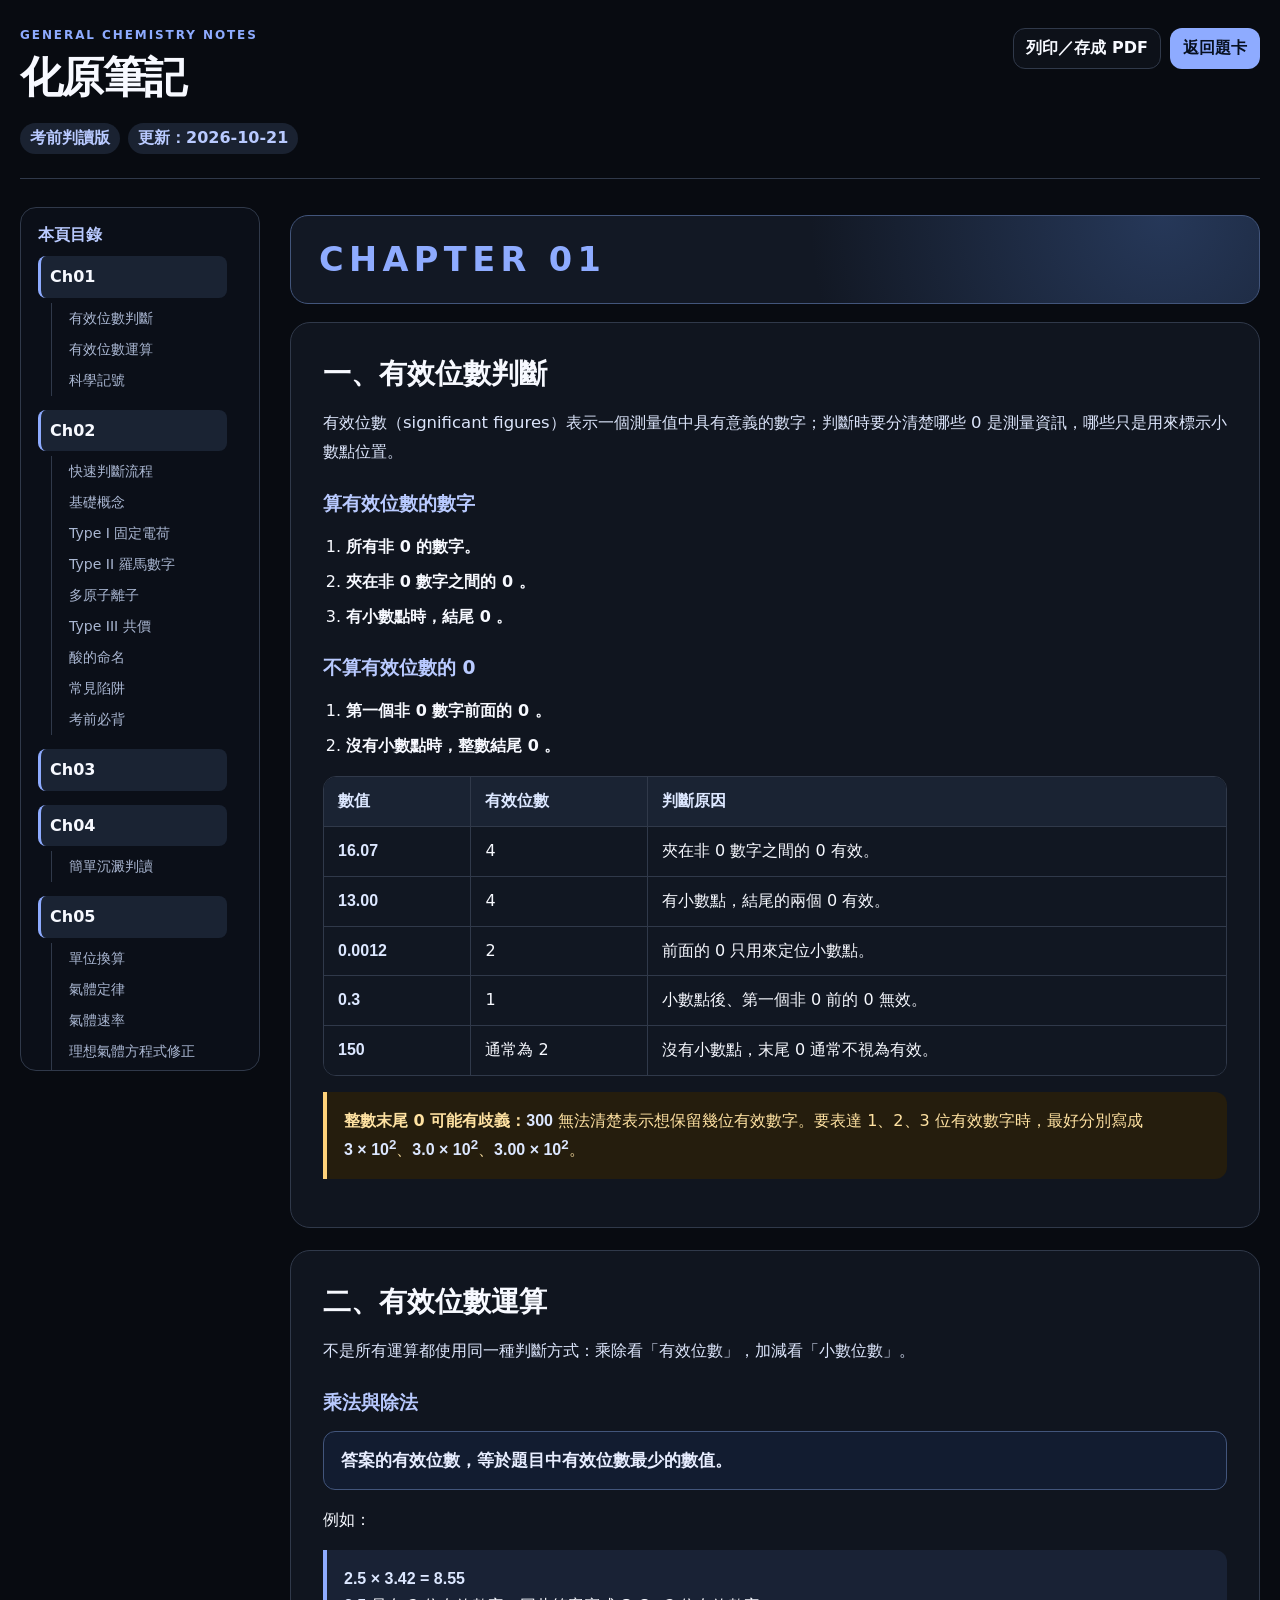
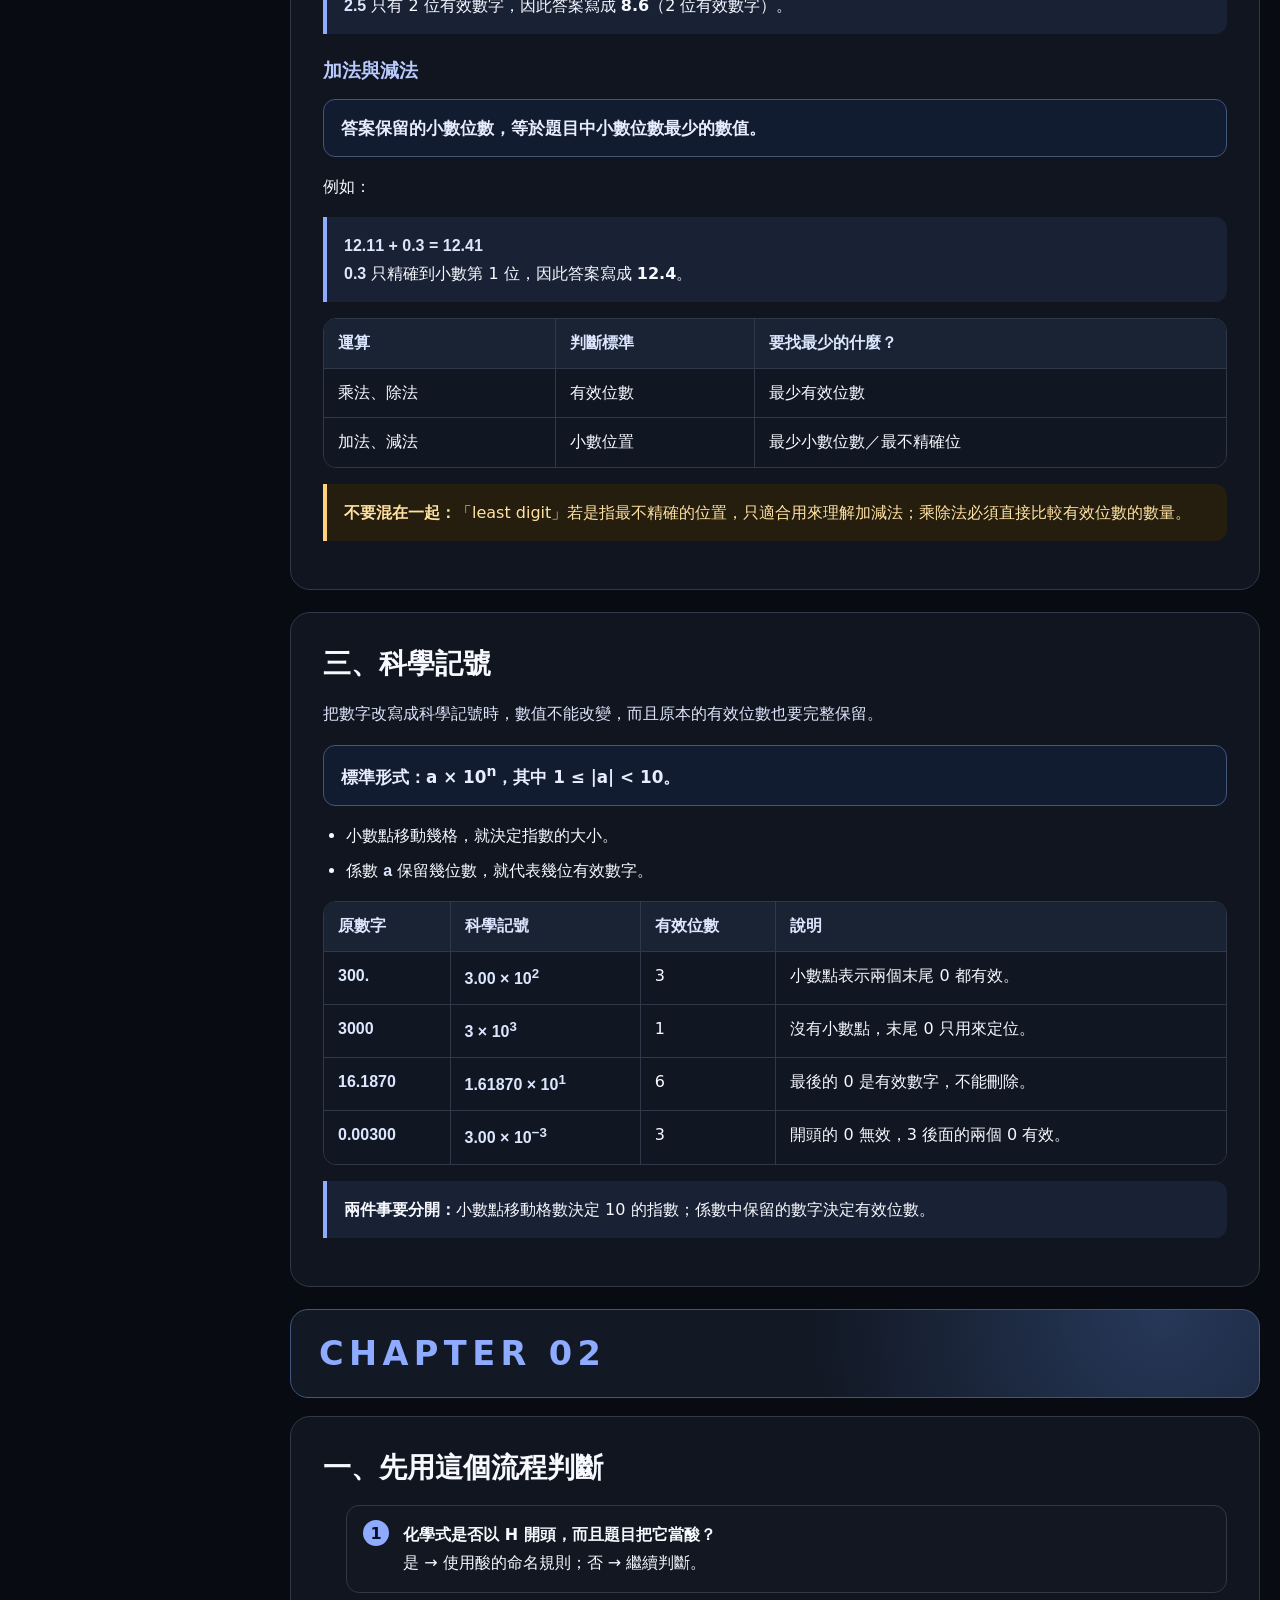
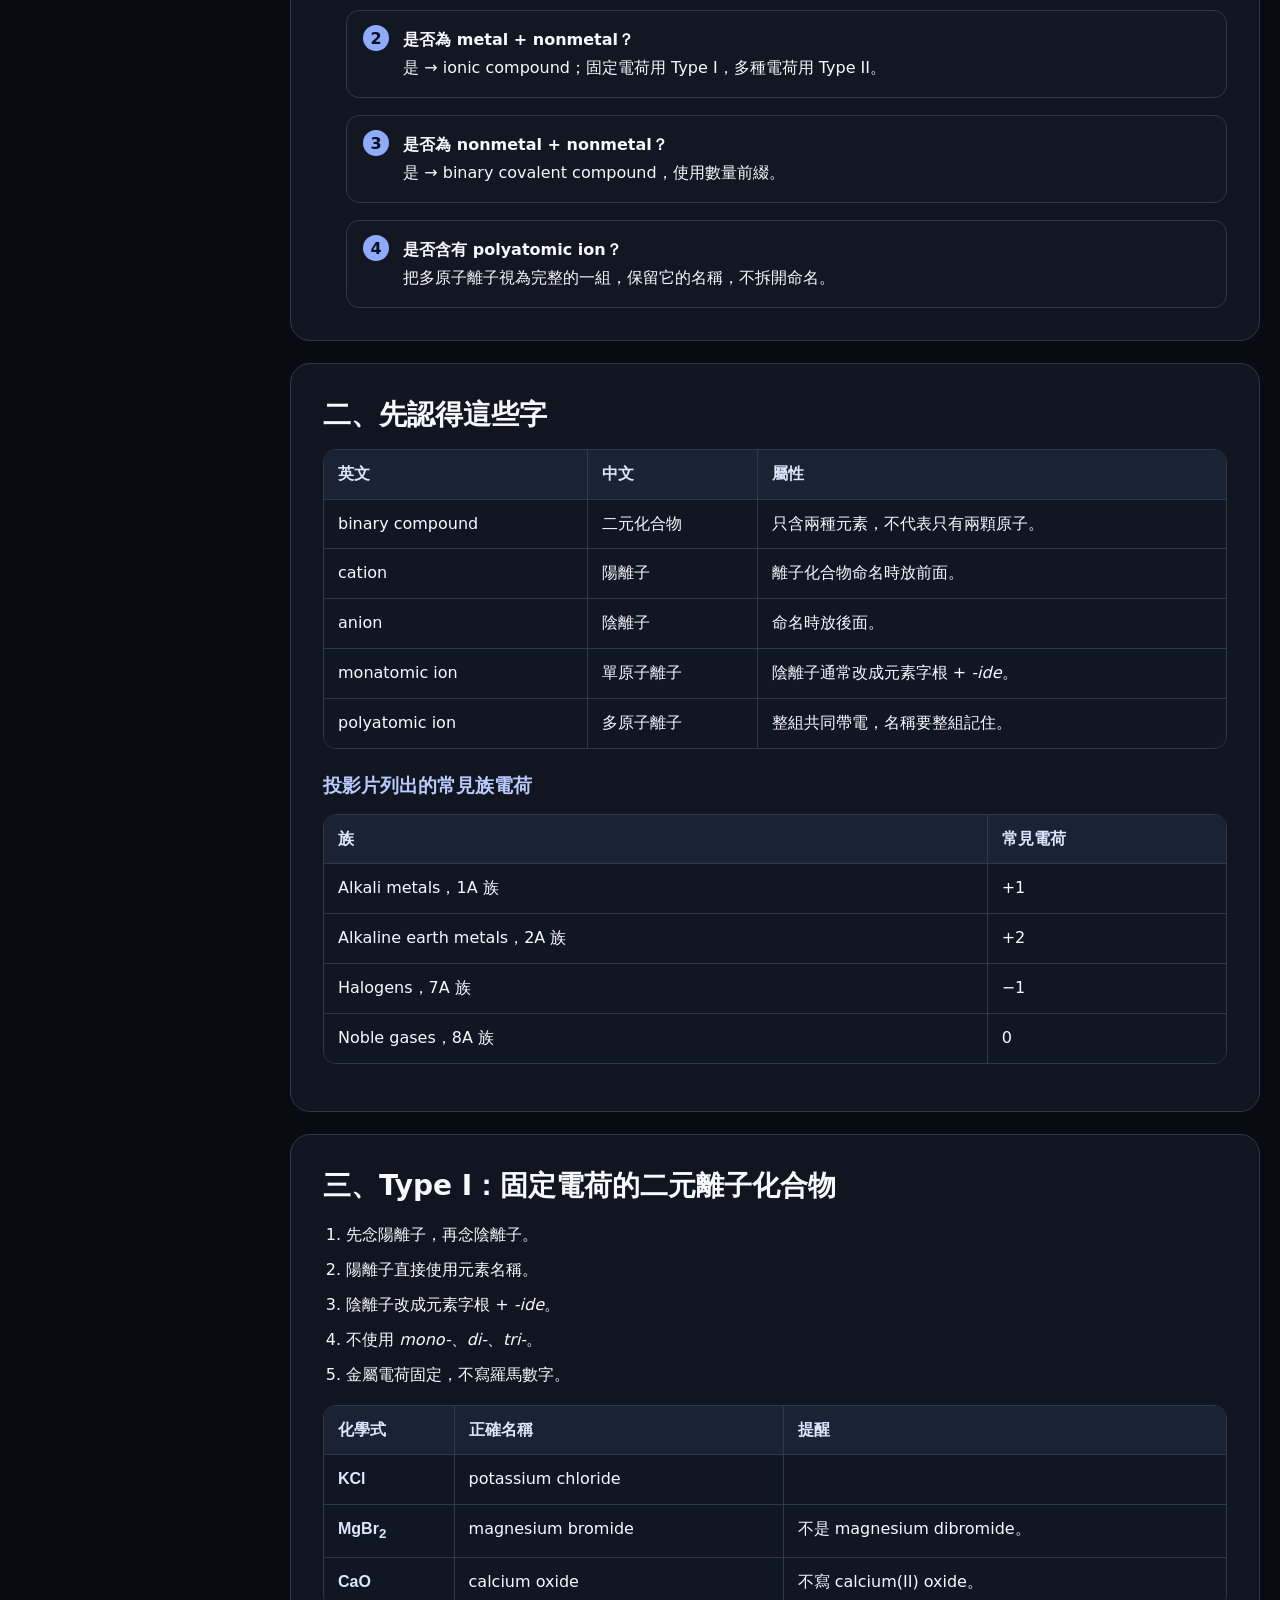
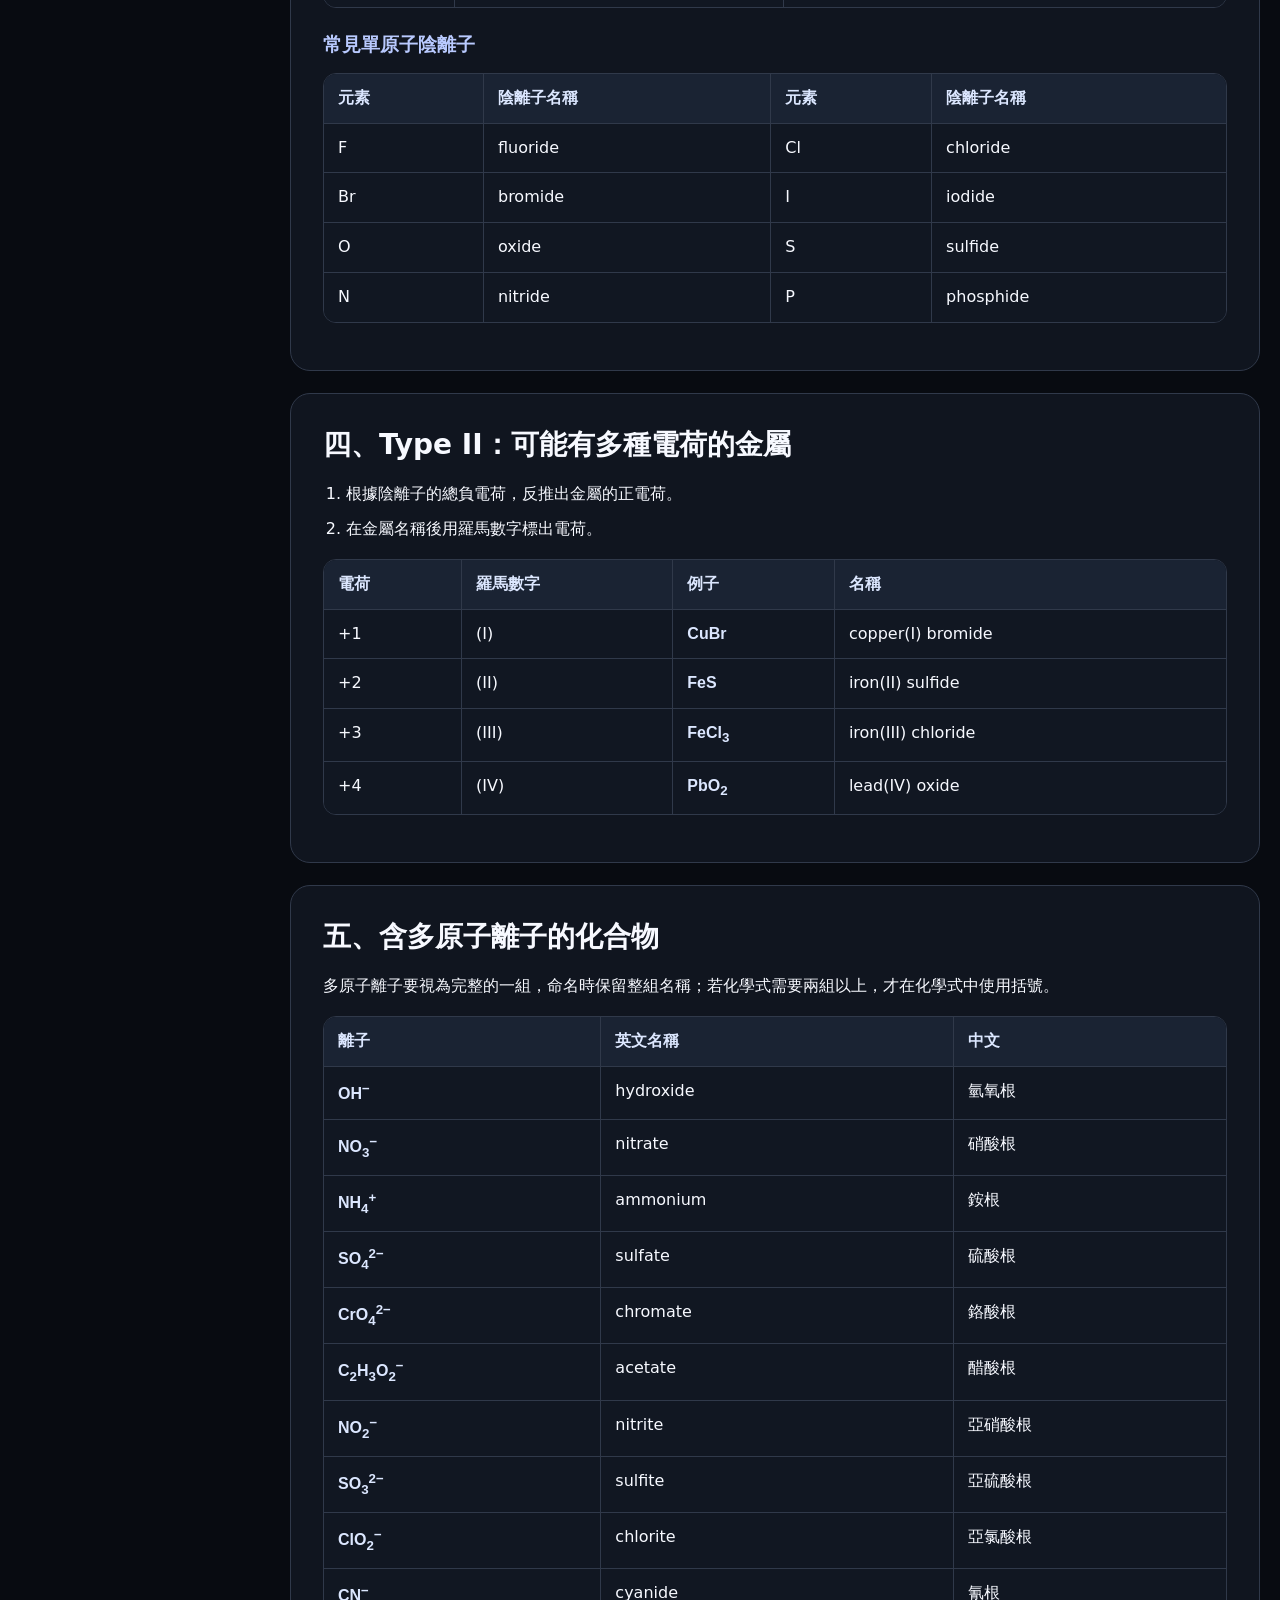
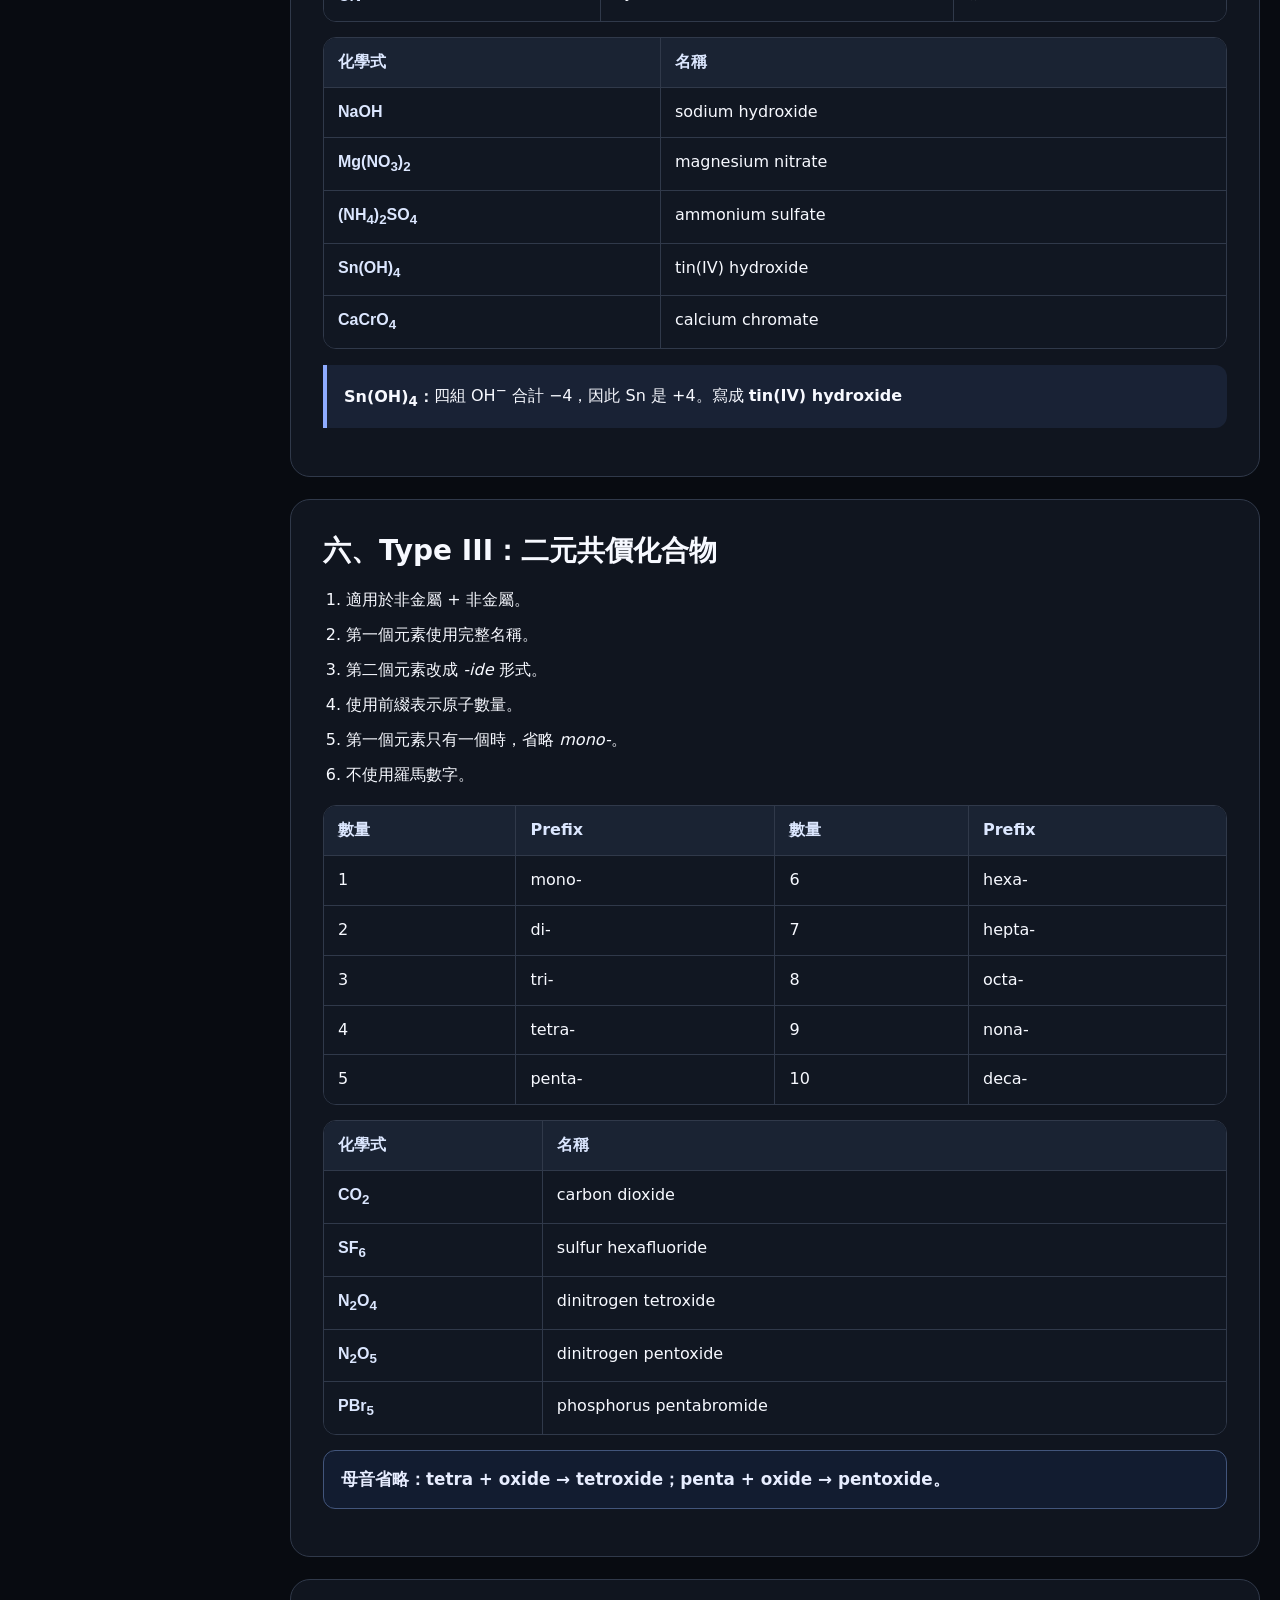
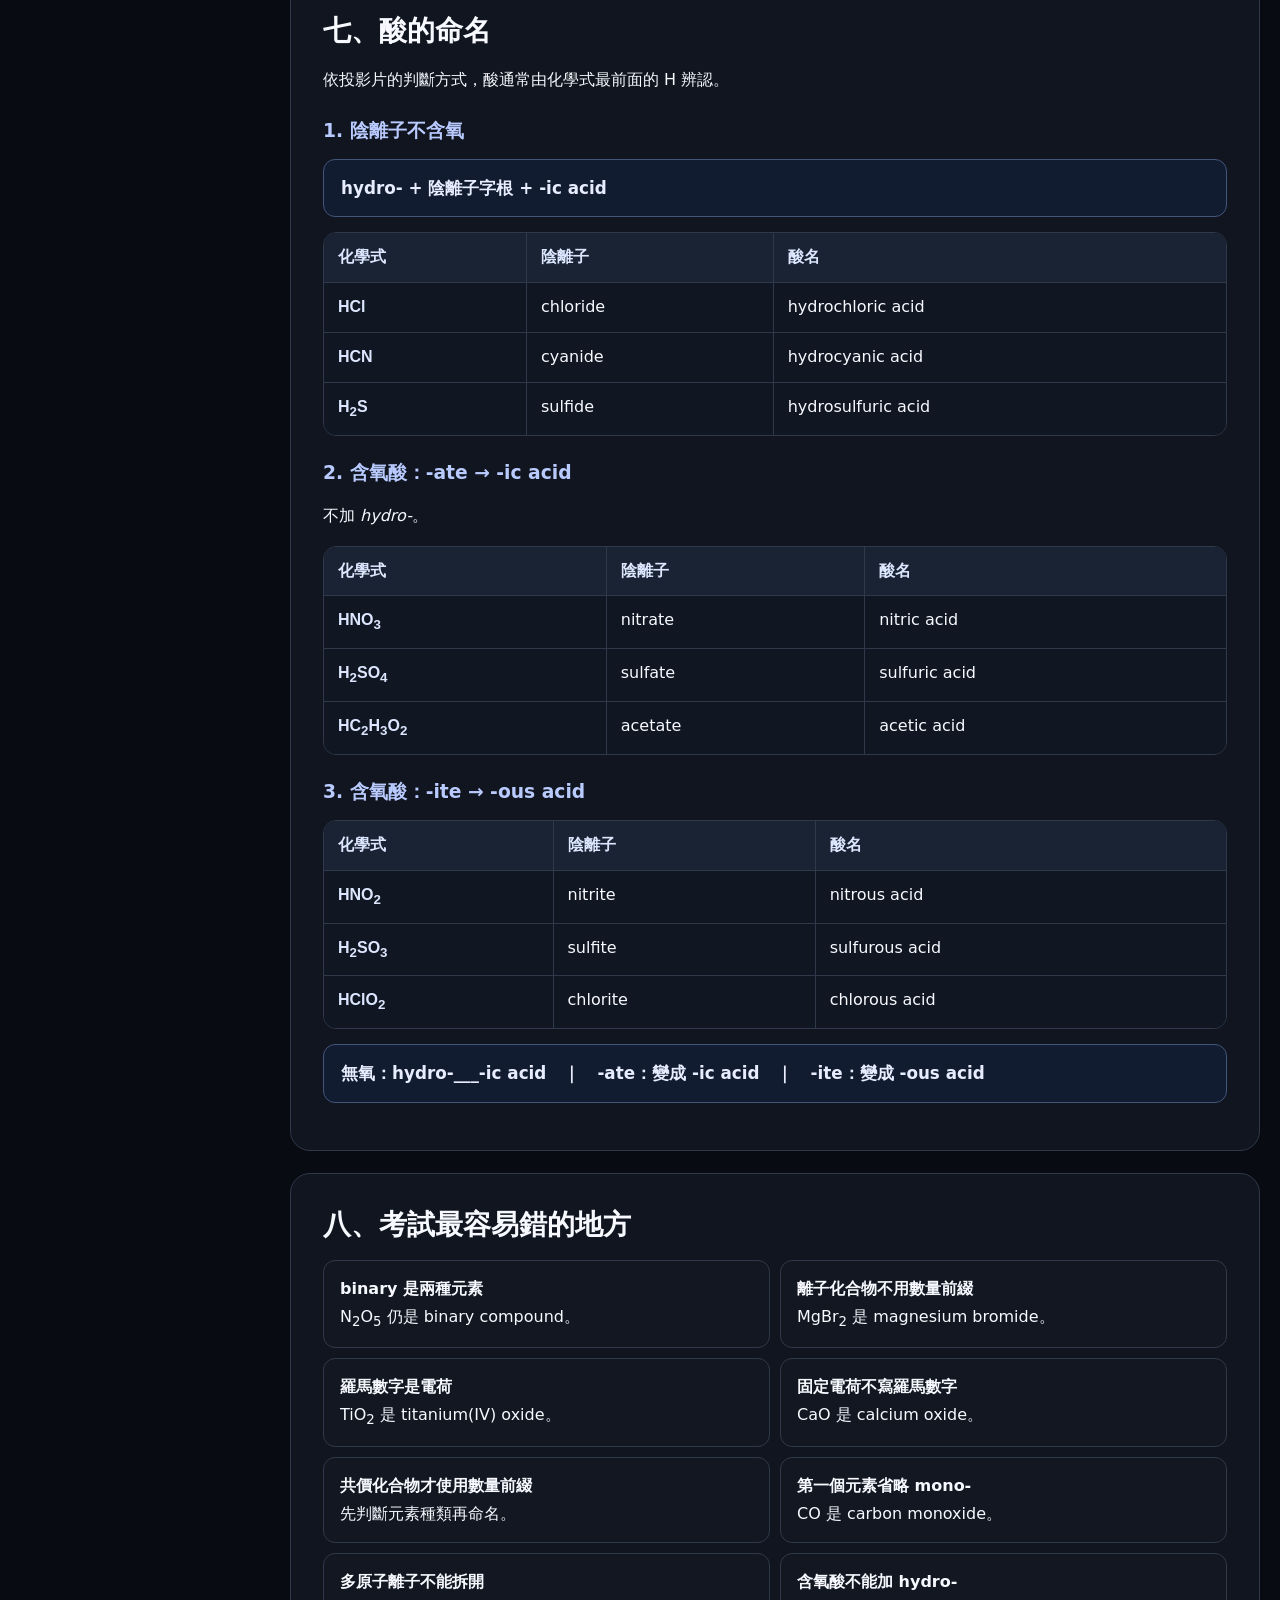
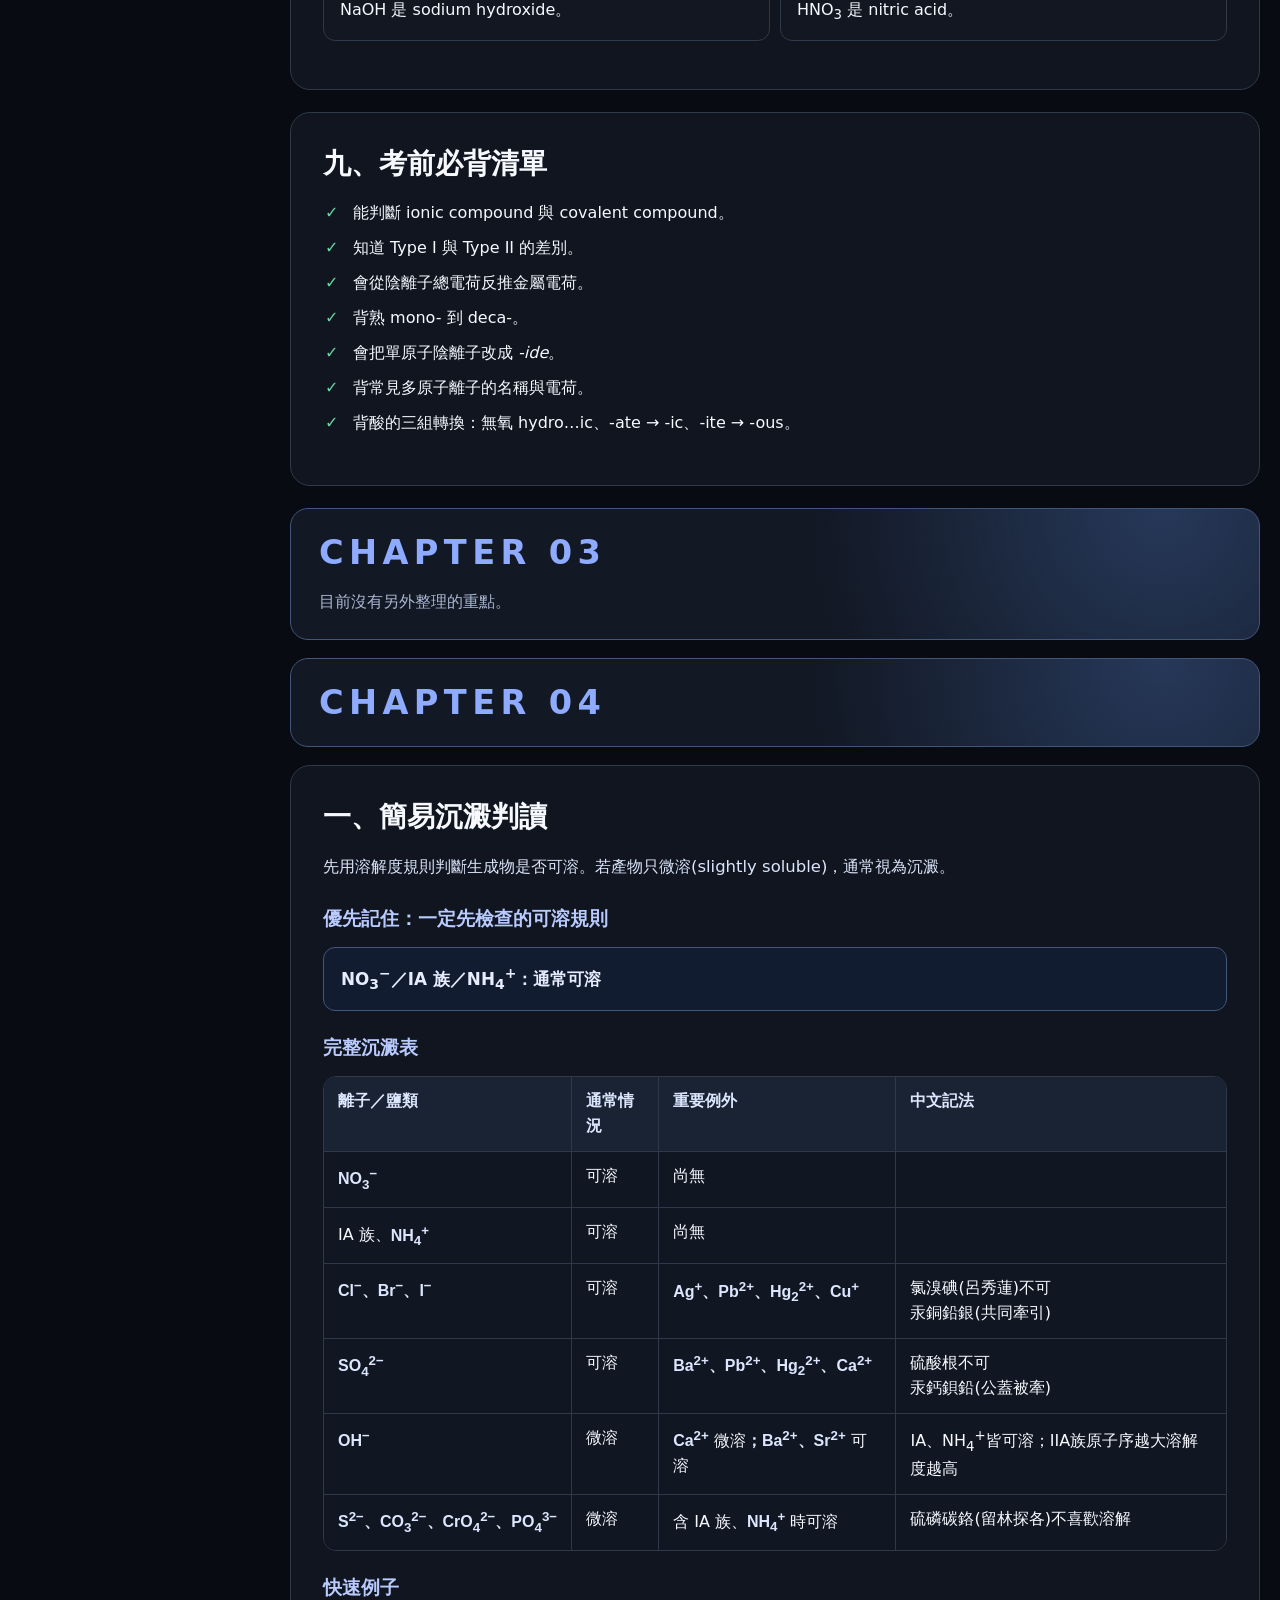
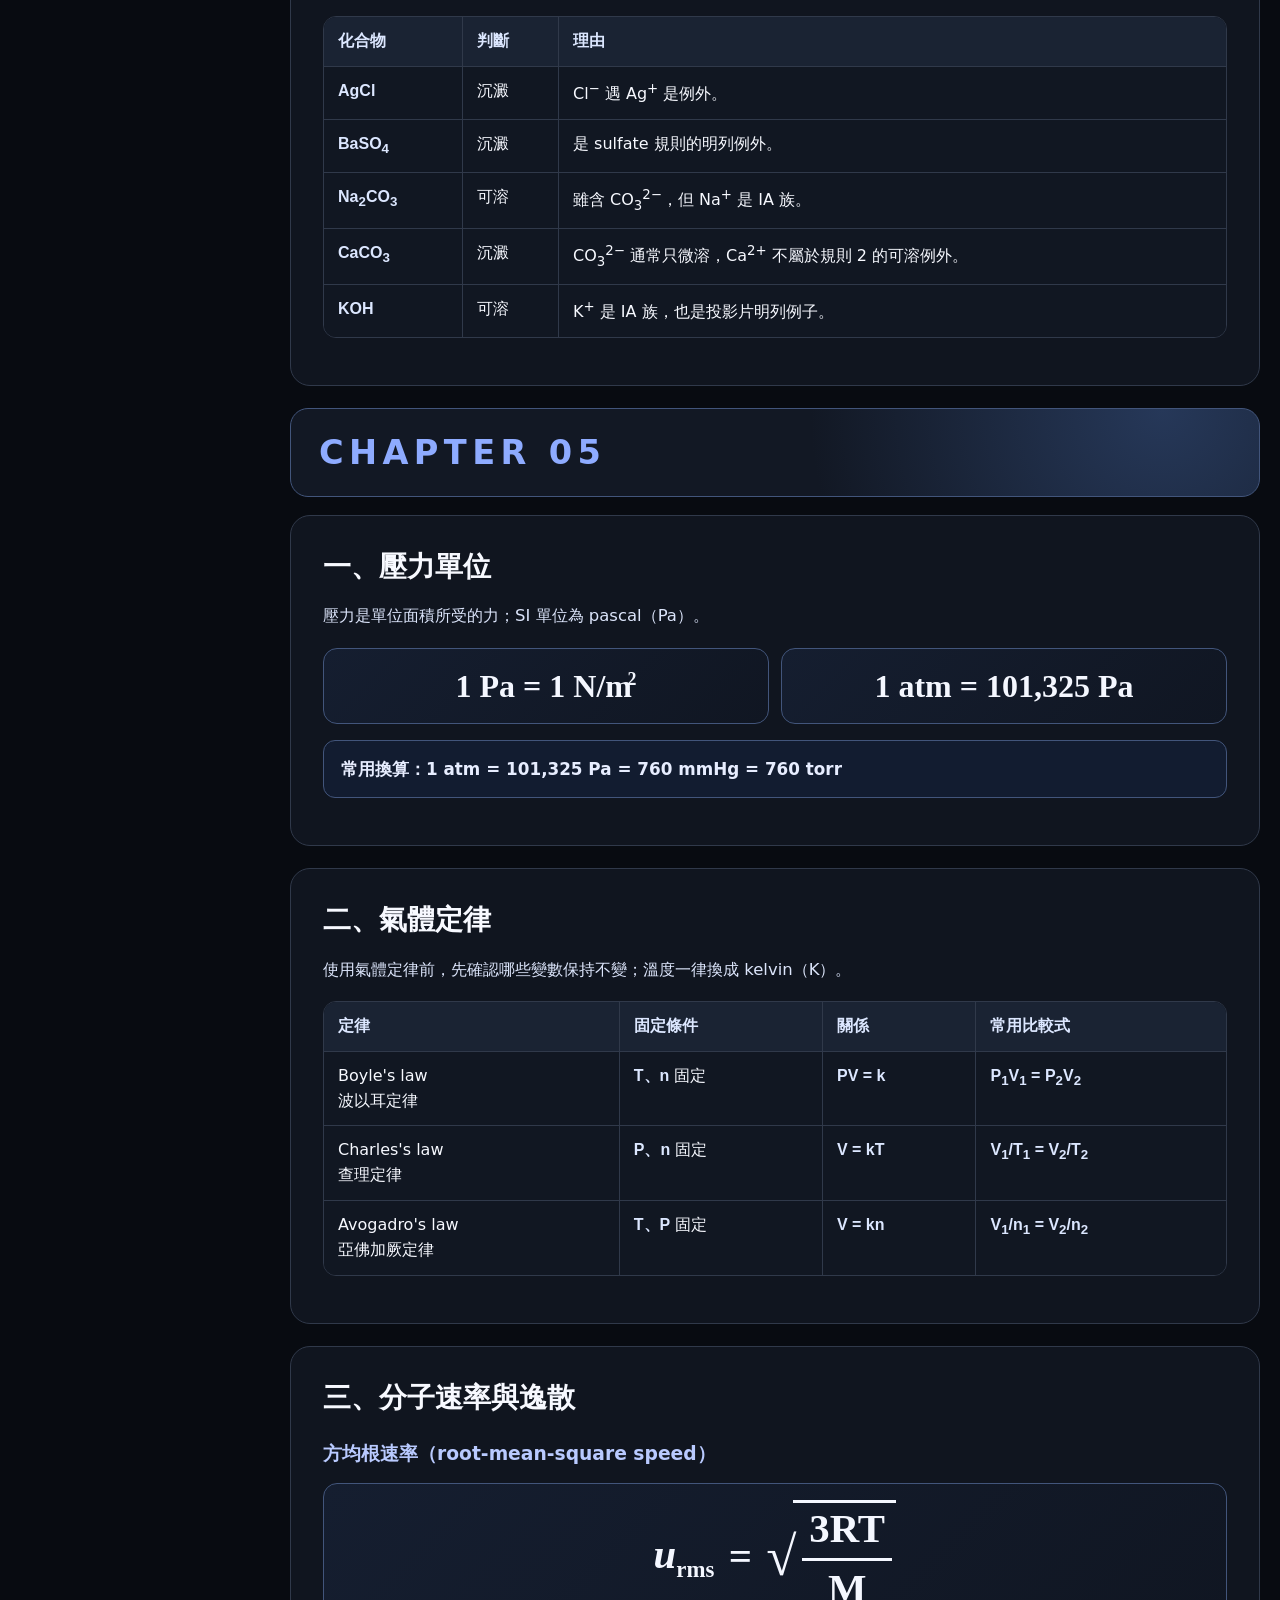
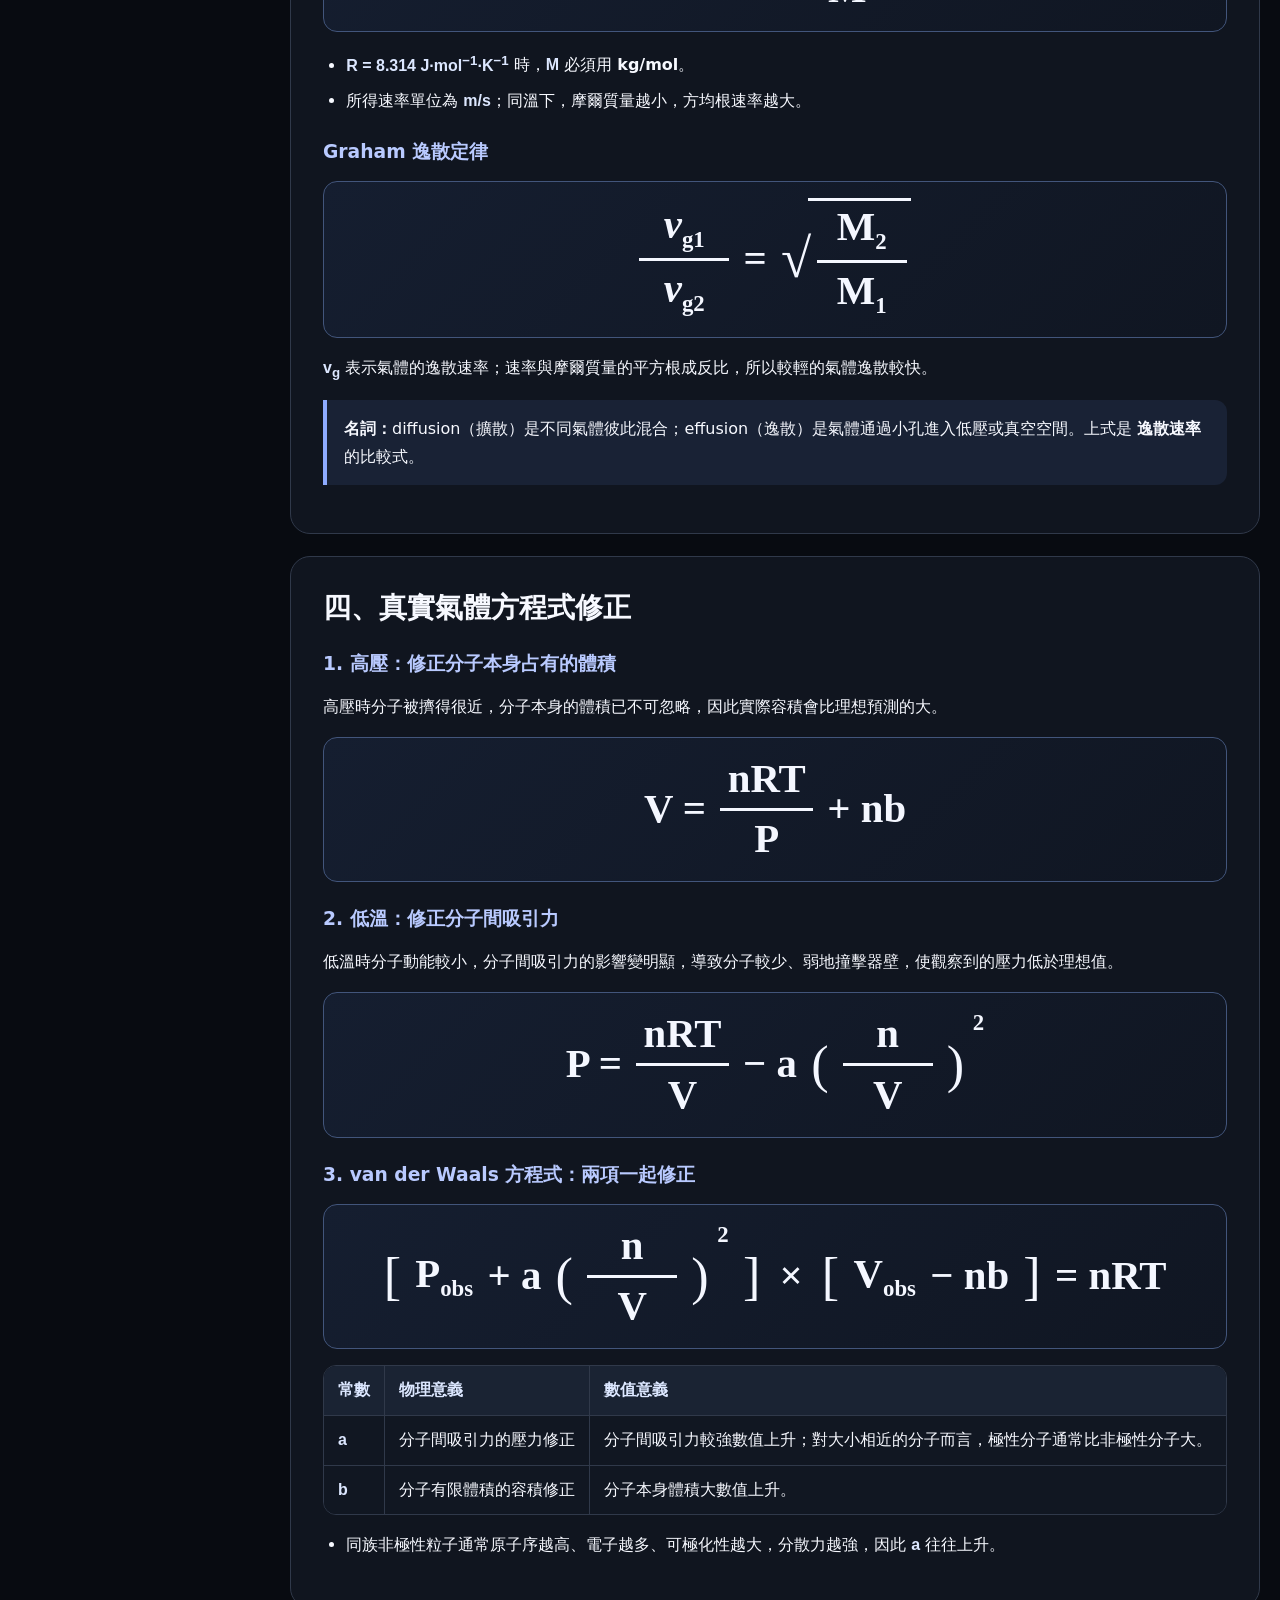
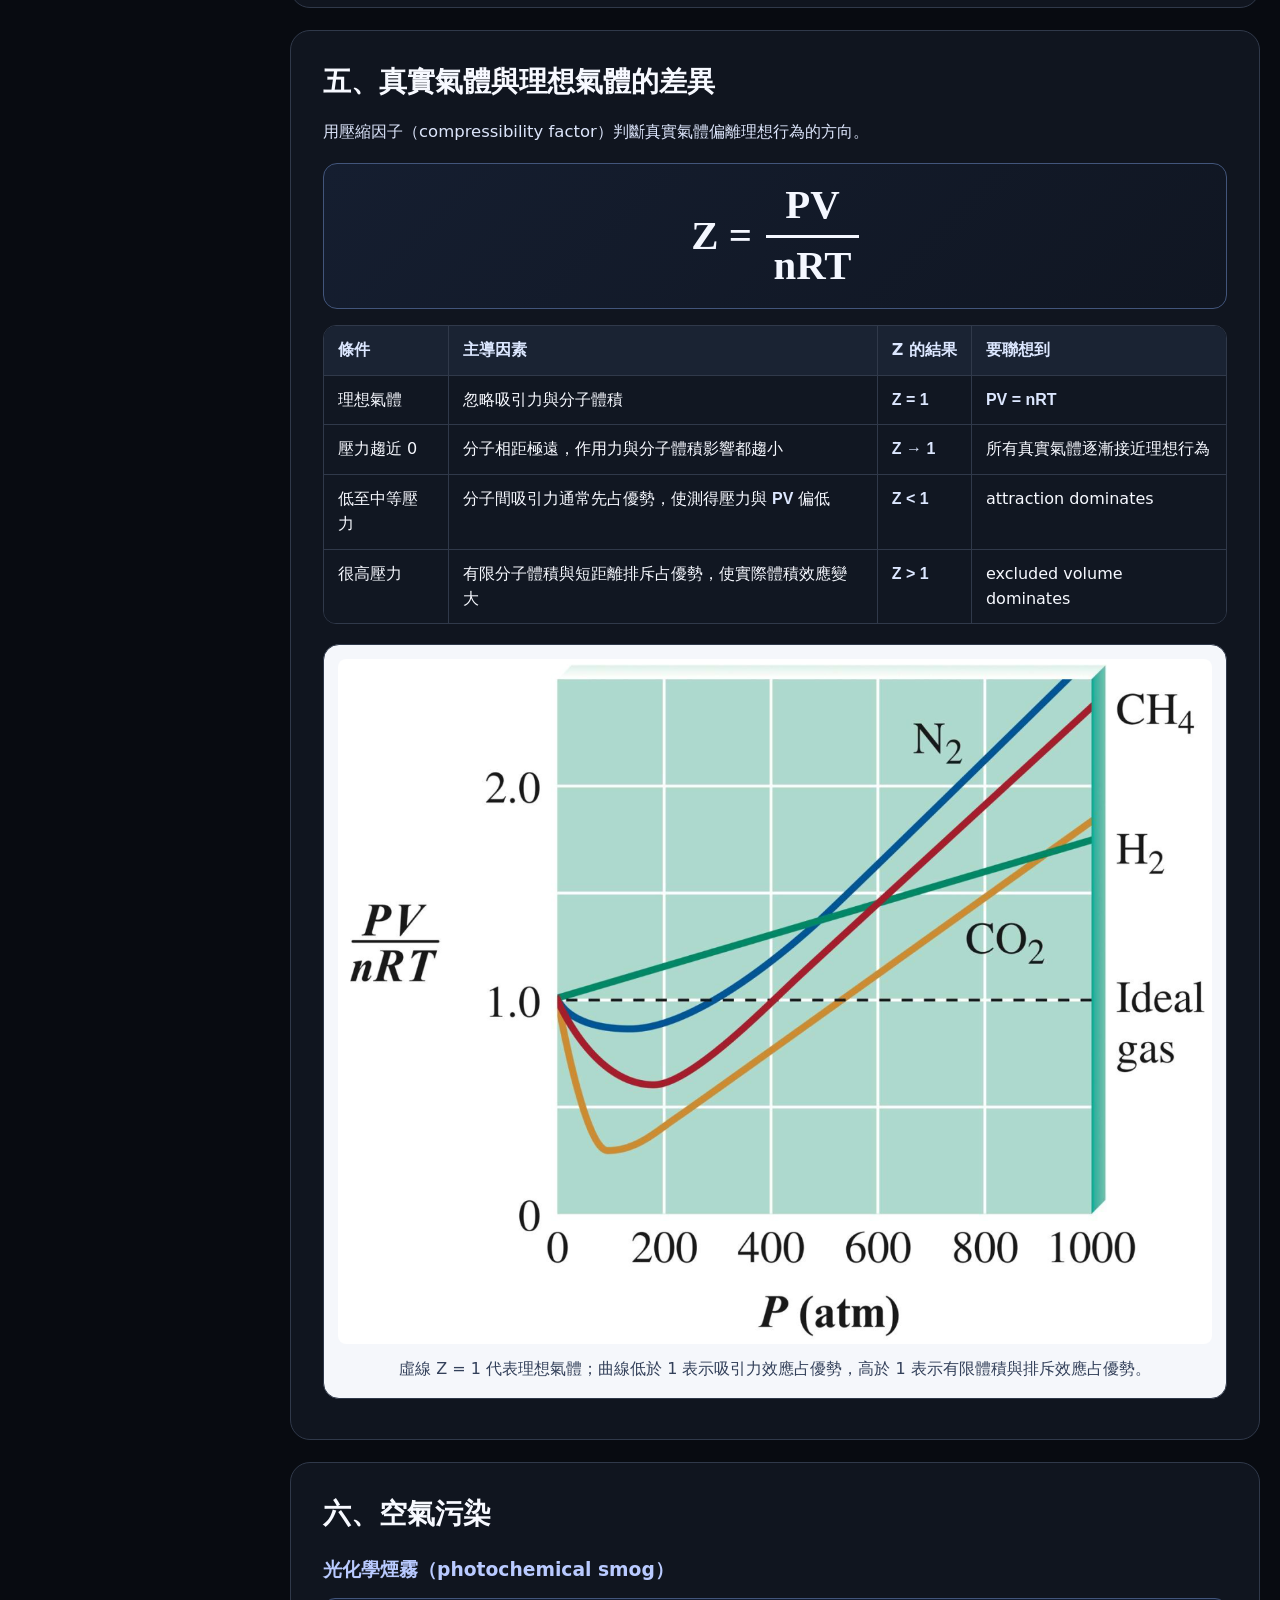
<file: notes.html>
<!doctype html>
<html lang="zh-Hant">
<head>
  <meta charset="utf-8">
  <meta name="viewport" content="width=device-width, initial-scale=1, viewport-fit=cover">
  <meta name="theme-color" content="#080b11">
  <meta name="description" content="化學原理期中考複習筆記">
  <title>化原筆記</title>
  <link rel="stylesheet" href="style.css?v=20261021-notes7">
</head>
<body>
  <main class="notes-shell">
    <header class="notes-hero">
      <div class="notes-hero-row">
        <div>
          <p class="eyebrow">GENERAL CHEMISTRY NOTES</p>
          <h1>化原筆記</h1>
          <!--<p class="subtitle">依老師 Ch02 投影片第 32–49 頁整理：二元離子、共價化合物、多原子離子與酸。</p>-->
        </div>
        <div class="hero-actions">
          <button class="button ghost compact" type="button" onclick="window.print()">列印／存成 PDF</button>
          <a class="button primary compact button-link" href="index.html">返回題卡</a>
        </div>
      </div>
      <div class="notes-meta">
        <span class="badge">考前判讀版</span>
        <span class="badge">更新：2026-10-21</span>
      </div>
    </header>

    <div class="notes-layout">
      <nav class="notes-toc" aria-label="筆記目錄">
        <strong>本頁目錄</strong>
        <!--Ch01-->
        <a class="toc-chapter" href="#ch01">Ch01</a>

        <div class="toc-subitems">
          <a href="#ch01-sigfig">有效位數判斷</a>
          <a href="#ch01-calculation">有效位數運算</a>
          <a href="#ch01-scientific">科學記號</a>
        </div>
        <!--Ch02-->
        <a class="toc-chapter" href="#ch02">Ch02</a>
        <div class="toc-subitems">
          <a href="#flow">快速判斷流程</a>
          <a href="#basics">基礎概念</a>
          <a href="#type1">Type I 固定電荷</a>
          <a href="#type2">Type II 羅馬數字</a>
          <a href="#polyatomic">多原子離子</a>
          <a href="#covalent">Type III 共價</a>
          <a href="#acids">酸的命名</a>
          <a href="#traps">常見陷阱</a>
          <a href="#checklist">考前必背</a>
        </div>
        <!--Ch03-->
        <a class="toc-chapter" href="#ch03">Ch03</a>
        <!--Ch04-->
        <a class="toc-chapter" href="#ch04">Ch04</a>
        <div class="toc-subitems">
          <a href="#ch04-precipitation">簡單沉澱判讀</a>
        </div>
        <!--Ch05-->
        <a class="toc-chapter" href="#ch05">Ch05</a>
        <div class="toc-subitems">
          <a href="#ch05-units">單位換算</a>
          <a href="#ch05-laws">氣體定律</a>
          <a href="#ch05-speed">氣體速率</a>
          <a href="#ch05-correction">理想氣體方程式修正</a>
          <a href="#ch05-real-gas">真實氣體</a>
          <a href="#ch05-air-pollution">空汙</a>
        </div>
        <!--Ch07-->
        <a class="toc-chapter" href="#ch07">Ch07</a>
        <div class="toc-subitems">
          <a href="#ch07-energy">電子能階</a>
          <a href="#ch07-quantum">量子力學與軌域</a>
          <a href="#ch07-ie">游離能</a>
          <a href="#ch07-ea">電子親和力</a>
        </div>
        <!--Ch08-->
        <a class="toc-chapter" href="#ch08">Ch08</a>
        <div class="toc-subitems">
          <a href="#ch08-en">電負度</a>
          <a href="#ch08-lewis">路易士電子模型</a>
          <a href="#ch08-fc">形式電荷</a>
          <a href="#ch08-vsepr">VSEPR</a>
        </div>
        <!--Ch09-->
        <a class="toc-chapter" href="#ch09">Ch09</a>
        <div class="toc-subitems">
          <a href="#ch09-hybrid">混成軌域</a>
          <a href="#ch09-mo">MO模型</a>
        </div>
      </nav>

      <article class="notes-content">
        <!--Ch01內容-->
        <section class="chapter-heading" id="ch01">
          <h2 class="eyebrow">CHAPTER 01</h2>
        </section>
        <section class="note-section" id="ch01-sigfig">
          <h2>一、有效位數判斷</h2>
          <p class="note-lead">有效位數（significant figures）表示一個測量值中具有意義的數字；判斷時要分清楚哪些 0 是測量資訊，哪些只是用來標示小數點位置。</p>

          <h3>算有效位數的數字</h3>
          <ol>
            <li><strong>所有非 0 的數字。</strong></li>
            <li><strong>夾在非 0 數字之間的 0 。</strong></li>
            <li><strong>有小數點時，結尾 0 。</strong></li>
          </ol>

          <h3>不算有效位數的 0</h3>
          <ol>
            <li><strong>第一個非 0 數字前面的 0 。</strong></li>
            <li><strong>沒有小數點時，整數結尾 0 。</strong></li>
          </ol>

          <div class="table-wrap"><table class="notes-table">
            <thead><tr><th>數值</th><th>有效位數</th><th>判斷原因</th></tr></thead>
            <tbody>
              <tr><td class="chem">16.07</td><td>4</td><td>夾在非 0 數字之間的 0 有效。</td></tr>
              <tr><td class="chem">13.00</td><td>4</td><td>有小數點，結尾的兩個 0 有效。</td></tr>
              <tr><td class="chem">0.0012</td><td>2</td><td>前面的 0 只用來定位小數點。</td></tr>
              <tr><td class="chem">0.3</td><td>1</td><td>小數點後、第一個非 0 前的 0 無效。</td></tr>
              <tr><td class="chem">150</td><td>通常為 2</td><td>沒有小數點，末尾 0 通常不視為有效。</td></tr>
            </tbody>
          </table></div>

          <div class="note-callout warning"><strong>整數末尾 0 可能有歧義：</strong><span class="chem">300</span> 無法清楚表示想保留幾位有效數字。要表達 1、2、3 位有效數字時，最好分別寫成 <span class="chem">3 × 10<sup>2</sup></span>、<span class="chem">3.0 × 10<sup>2</sup></span>、<span class="chem">3.00 × 10<sup>2</sup></span>。</div>
        </section>
        <section class="note-section" id="ch01-calculation">
          <h2>二、有效位數運算</h2>
          <p class="note-lead">不是所有運算都使用同一種判斷方式：乘除看「有效位數」，加減看「小數位數」。</p>

          <h3>乘法與除法</h3>
          <div class="memory-rule">答案的有效位數，等於題目中有效位數最少的數值。</div>
          <p>例如：</p>
          <div class="note-callout"><span class="chem">2.5 × 3.42 = 8.55</span><br><span class="chem">2.5</span> 只有 2 位有效數字，因此答案寫成 <strong>8.6</strong>（2 位有效數字）。</div>

          <h3>加法與減法</h3>
          <div class="memory-rule">答案保留的小數位數，等於題目中小數位數最少的數值。</div>
          <p>例如：</p>
          <div class="note-callout"><span class="chem">12.11 + 0.3 = 12.41</span><br><span class="chem">0.3</span> 只精確到小數第 1 位，因此答案寫成 <strong>12.4</strong>。</div>

          <div class="table-wrap"><table class="notes-table">
            <thead><tr><th>運算</th><th>判斷標準</th><th>要找最少的什麼？</th></tr></thead>
            <tbody>
              <tr><td>乘法、除法</td><td>有效位數</td><td>最少有效位數</td></tr>
              <tr><td>加法、減法</td><td>小數位置</td><td>最少小數位數／最不精確位</td></tr>
            </tbody>
          </table></div>

          <div class="note-callout warning"><strong>不要混在一起：</strong>「least digit」若是指最不精確的位置，只適合用來理解加減法；乘除法必須直接比較有效位數的數量。</div>
        </section>
        <section class="note-section" id="ch01-scientific">
          <h2>三、科學記號</h2>
          <p class="note-lead">把數字改寫成科學記號時，數值不能改變，而且原本的有效位數也要完整保留。</p>

          <div class="memory-rule">標準形式：a × 10<sup>n</sup>，其中 1 ≤ |a| &lt; 10。</div>

          <ul>
            <li>小數點移動幾格，就決定指數的大小。</li>
            <li>係數 <span class="chem">a</span> 保留幾位數，就代表幾位有效數字。</li>
          </ul>

          <div class="table-wrap"><table class="notes-table">
            <thead><tr><th>原數字</th><th>科學記號</th><th>有效位數</th><th>說明</th></tr></thead>
            <tbody>
              <tr><td class="chem">300.</td><td class="chem">3.00 × 10<sup>2</sup></td><td>3</td><td>小數點表示兩個末尾 0 都有效。</td></tr>
              <tr><td class="chem">3000</td><td class="chem">3 × 10<sup>3</sup></td><td>1</td><td>沒有小數點，末尾 0 只用來定位。</td></tr>
              <tr><td class="chem">16.1870</td><td class="chem">1.61870 × 10<sup>1</sup></td><td>6</td><td>最後的 0 是有效數字，不能刪除。</td></tr>
              <tr><td class="chem">0.00300</td><td class="chem">3.00 × 10<sup>−3</sup></td><td>3</td><td>開頭的 0 無效，3 後面的兩個 0 有效。</td></tr>
            </tbody>
          </table></div>

          <div class="note-callout"><strong>兩件事要分開：</strong>小數點移動格數決定 10 的指數；係數中保留的數字決定有效位數。</div>
        </section>
        <!--Ch02內容-->
        <section class="chapter-heading" id="ch02">
          <h2 class="eyebrow">CHAPTER 02</h2>
        </section>
        <section class="note-section" id="flow">
          <h2>一、先用這個流程判斷</h2>
          <ol class="decision-flow">
            <li><strong>化學式是否以 H 開頭，而且題目把它當酸？</strong><br>是 → 使用酸的命名規則；否 → 繼續判斷。</li>
            <li><strong>是否為 metal + nonmetal？</strong><br>是 → ionic compound；固定電荷用 Type I，多種電荷用 Type II。</li>
            <li><strong>是否為 nonmetal + nonmetal？</strong><br>是 → binary covalent compound，使用數量前綴。</li>
            <li><strong>是否含有 polyatomic ion？</strong><br>把多原子離子視為完整的一組，保留它的名稱，不拆開命名。</li>
          </ol>
        </section>

        <section class="note-section" id="basics">
          <h2>二、先認得這些字</h2>
          <div class="table-wrap"><table class="notes-table">
            <thead><tr><th>英文</th><th>中文</th><th>屬性</th></tr></thead>
            <tbody>
              <tr><td>binary compound</td><td>二元化合物</td><td>只含兩種元素，不代表只有兩顆原子。</td></tr>
              <tr><td>cation</td><td>陽離子</td><td>離子化合物命名時放前面。</td></tr>
              <tr><td>anion</td><td>陰離子</td><td>命名時放後面。</td></tr>
              <tr><td>monatomic ion</td><td>單原子離子</td><td>陰離子通常改成元素字根 + <em>-ide</em>。</td></tr>
              <tr><td>polyatomic ion</td><td>多原子離子</td><td>整組共同帶電，名稱要整組記住。</td></tr>
            </tbody>
          </table></div>
          <h3>投影片列出的常見族電荷</h3>
          <div class="table-wrap"><table class="notes-table">
            <thead><tr><th>族</th><th>常見電荷</th></tr></thead>
            <tbody>
              <tr><td>Alkali metals，1A 族</td><td>+1</td></tr>
              <tr><td>Alkaline earth metals，2A 族</td><td>+2</td></tr>
              <tr><td>Halogens，7A 族</td><td>−1</td></tr>
              <tr><td>Noble gases，8A 族</td><td>0</td></tr>
            </tbody>
          </table></div>
        </section>

        <section class="note-section" id="type1">
          <h2>三、Type I：固定電荷的二元離子化合物</h2>
          <ol>
            <li>先念陽離子，再念陰離子。</li>
            <li>陽離子直接使用元素名稱。</li>
            <li>陰離子改成元素字根 + <em>-ide</em>。</li>
            <li>不使用 <em>mono-</em>、<em>di-</em>、<em>tri-</em>。</li>
            <li>金屬電荷固定，不寫羅馬數字。</li>
          </ol>
          <div class="table-wrap"><table class="notes-table">
            <thead><tr><th>化學式</th><th>正確名稱</th><th>提醒</th></tr></thead>
            <tbody>
              <tr><td class="chem">KCl</td><td>potassium chloride</td><td></td></tr>
              <tr><td class="chem">MgBr<sub>2</sub></td><td>magnesium bromide</td><td>不是 magnesium dibromide。</td></tr>
              <tr><td class="chem">CaO</td><td>calcium oxide</td><td>不寫 calcium(II) oxide。</td></tr>
            </tbody>
          </table></div>
          <h3>常見單原子陰離子</h3>
          <div class="table-wrap"><table class="notes-table">
            <thead><tr><th>元素</th><th>陰離子名稱</th><th>元素</th><th>陰離子名稱</th></tr></thead>
            <tbody>
              <tr><td>F</td><td>fluoride</td><td>Cl</td><td>chloride</td></tr>
              <tr><td>Br</td><td>bromide</td><td>I</td><td>iodide</td></tr>
              <tr><td>O</td><td>oxide</td><td>S</td><td>sulfide</td></tr>
              <tr><td>N</td><td>nitride</td><td>P</td><td>phosphide</td></tr>
            </tbody>
          </table></div>
        </section>

        <section class="note-section" id="type2">
          <h2>四、Type II：可能有多種電荷的金屬</h2>
          <ol>
            <li>根據陰離子的總負電荷，反推出金屬的正電荷。</li>
            <li>在金屬名稱後用羅馬數字標出電荷。</li>
          </ol>
          <div class="table-wrap"><table class="notes-table">
            <thead><tr><th>電荷</th><th>羅馬數字</th><th>例子</th><th>名稱</th></tr></thead>
            <tbody>
              <tr><td>+1</td><td>(I)</td><td class="chem">CuBr</td><td>copper(I) bromide</td></tr>
              <tr><td>+2</td><td>(II)</td><td class="chem">FeS</td><td>iron(II) sulfide</td></tr>
              <tr><td>+3</td><td>(III)</td><td class="chem">FeCl<sub>3</sub></td><td>iron(III) chloride</td></tr>
              <tr><td>+4</td><td>(IV)</td><td class="chem">PbO<sub>2</sub></td><td>lead(IV) oxide</td></tr>
            </tbody>
          </table></div>
        </section>

        <section class="note-section" id="polyatomic">
          <h2>五、含多原子離子的化合物</h2>
          <p>多原子離子要視為完整的一組，命名時保留整組名稱；若化學式需要兩組以上，才在化學式中使用括號。</p>
          <div class="table-wrap"><table class="notes-table">
            <thead><tr><th>離子</th><th>英文名稱</th><th>中文</th></tr></thead>
            <tbody>
              <tr><td class="chem">OH<sup>−</sup></td><td>hydroxide</td><td>氫氧根</td></tr>
              <tr><td class="chem">NO<sub>3</sub><sup>−</sup></td><td>nitrate</td><td>硝酸根</td></tr>
              <tr><td class="chem">NH<sub>4</sub><sup>+</sup></td><td>ammonium</td><td>銨根</td></tr>
              <tr><td class="chem">SO<sub>4</sub><sup>2−</sup></td><td>sulfate</td><td>硫酸根</td></tr>
              <tr><td class="chem">CrO<sub>4</sub><sup>2−</sup></td><td>chromate</td><td>鉻酸根</td></tr>
              <tr><td class="chem">C<sub>2</sub>H<sub>3</sub>O<sub>2</sub><sup>−</sup></td><td>acetate</td><td>醋酸根</td></tr>
              <tr><td class="chem">NO<sub>2</sub><sup>−</sup></td><td>nitrite</td><td>亞硝酸根</td></tr>
              <tr><td class="chem">SO<sub>3</sub><sup>2−</sup></td><td>sulfite</td><td>亞硫酸根</td></tr>
              <tr><td class="chem">ClO<sub>2</sub><sup>−</sup></td><td>chlorite</td><td>亞氯酸根</td></tr>
              <tr><td class="chem">CN<sup>−</sup></td><td>cyanide</td><td>氰根</td></tr>
            </tbody>
          </table></div>
          <div class="table-wrap"><table class="notes-table">
            <thead><tr><th>化學式</th><th>名稱</th></tr></thead>
            <tbody>
              <tr><td class="chem">NaOH</td><td>sodium hydroxide</td></tr>
              <tr><td class="chem">Mg(NO<sub>3</sub>)<sub>2</sub></td><td>magnesium nitrate</td></tr>
              <tr><td class="chem">(NH<sub>4</sub>)<sub>2</sub>SO<sub>4</sub></td><td>ammonium sulfate</td></tr>
              <tr><td class="chem">Sn(OH)<sub>4</sub></td><td>tin(IV) hydroxide</td></tr>
              <tr><td class="chem">CaCrO<sub>4</sub></td><td>calcium chromate</td></tr>
            </tbody>
          </table></div>
          <div class="note-callout"><strong>Sn(OH)<sub>4</sub>：</strong>四組 OH<sup>−</sup> 合計 −4，因此 Sn 是 +4。寫成 <strong>tin(IV) hydroxide</strong></div>
        </section>

        <section class="note-section" id="covalent">
          <h2>六、Type III：二元共價化合物</h2>
          <ol>
            <li>適用於非金屬 + 非金屬。</li>
            <li>第一個元素使用完整名稱。</li>
            <li>第二個元素改成 <em>-ide</em> 形式。</li>
            <li>使用前綴表示原子數量。</li>
            <li>第一個元素只有一個時，省略 <em>mono-</em>。</li>
            <li>不使用羅馬數字。</li>
          </ol>
          <div class="table-wrap"><table class="notes-table">
            <thead><tr><th>數量</th><th>Prefix</th><th>數量</th><th>Prefix</th></tr></thead>
            <tbody>
              <tr><td>1</td><td>mono-</td><td>6</td><td>hexa-</td></tr>
              <tr><td>2</td><td>di-</td><td>7</td><td>hepta-</td></tr>
              <tr><td>3</td><td>tri-</td><td>8</td><td>octa-</td></tr>
              <tr><td>4</td><td>tetra-</td><td>9</td><td>nona-</td></tr>
              <tr><td>5</td><td>penta-</td><td>10</td><td>deca-</td></tr>
            </tbody>
          </table></div>
          <div class="table-wrap"><table class="notes-table">
            <thead><tr><th>化學式</th><th>名稱</th></tr></thead>
            <tbody>
              <tr><td class="chem">CO<sub>2</sub></td><td>carbon dioxide</td></tr>
              <tr><td class="chem">SF<sub>6</sub></td><td>sulfur hexafluoride</td></tr>
              <tr><td class="chem">N<sub>2</sub>O<sub>4</sub></td><td>dinitrogen tetroxide</td></tr>
              <tr><td class="chem">N<sub>2</sub>O<sub>5</sub></td><td>dinitrogen pentoxide</td></tr>
              <tr><td class="chem">PBr<sub>5</sub></td><td>phosphorus pentabromide</td></tr>
            </tbody>
          </table></div>
          <div class="memory-rule">母音省略：tetra + oxide → tetroxide；penta + oxide → pentoxide。</div>
        </section>

        <section class="note-section" id="acids">
          <h2>七、酸的命名</h2>
          <p>依投影片的判斷方式，酸通常由化學式最前面的 H 辨認。</p>
          <h3>1. 陰離子不含氧</h3>
          <div class="memory-rule">hydro- + 陰離子字根 + -ic acid</div>
          <div class="table-wrap"><table class="notes-table">
            <thead><tr><th>化學式</th><th>陰離子</th><th>酸名</th></tr></thead>
            <tbody>
              <tr><td class="chem">HCl</td><td>chloride</td><td>hydrochloric acid</td></tr>
              <tr><td class="chem">HCN</td><td>cyanide</td><td>hydrocyanic acid</td></tr>
              <tr><td class="chem">H<sub>2</sub>S</td><td>sulfide</td><td>hydrosulfuric acid</td></tr>
            </tbody>
          </table></div>
          <h3>2. 含氧酸：-ate → -ic acid</h3>
          <p>不加 <em>hydro-</em>。</p>
          <div class="table-wrap"><table class="notes-table">
            <thead><tr><th>化學式</th><th>陰離子</th><th>酸名</th></tr></thead>
            <tbody>
              <tr><td class="chem">HNO<sub>3</sub></td><td>nitrate</td><td>nitric acid</td></tr>
              <tr><td class="chem">H<sub>2</sub>SO<sub>4</sub></td><td>sulfate</td><td>sulfuric acid</td></tr>
              <tr><td class="chem">HC<sub>2</sub>H<sub>3</sub>O<sub>2</sub></td><td>acetate</td><td>acetic acid</td></tr>
            </tbody>
          </table></div>
          <h3>3. 含氧酸：-ite → -ous acid</h3>
          <div class="table-wrap"><table class="notes-table">
            <thead><tr><th>化學式</th><th>陰離子</th><th>酸名</th></tr></thead>
            <tbody>
              <tr><td class="chem">HNO<sub>2</sub></td><td>nitrite</td><td>nitrous acid</td></tr>
              <tr><td class="chem">H<sub>2</sub>SO<sub>3</sub></td><td>sulfite</td><td>sulfurous acid</td></tr>
              <tr><td class="chem">HClO<sub>2</sub></td><td>chlorite</td><td>chlorous acid</td></tr>
            </tbody>
          </table></div>
          <div class="memory-rule">無氧：hydro-___-ic acid　｜　-ate：變成 -ic acid　｜　-ite：變成 -ous acid</div>
        </section>

        <section class="note-section" id="traps">
          <h2>八、考試最容易錯的地方</h2>
          <ul class="trap-list">
            <li><strong>binary 是兩種元素</strong><br>N<sub>2</sub>O<sub>5</sub> 仍是 binary compound。</li>
            <li><strong>離子化合物不用數量前綴</strong><br>MgBr<sub>2</sub> 是 magnesium bromide。</li>
            <li><strong>羅馬數字是電荷</strong><br>TiO<sub>2</sub> 是 titanium(IV) oxide。</li>
            <li><strong>固定電荷不寫羅馬數字</strong><br>CaO 是 calcium oxide。</li>
            <li><strong>共價化合物才使用數量前綴</strong><br>先判斷元素種類再命名。</li>
            <li><strong>第一個元素省略 mono-</strong><br>CO 是 carbon monoxide。</li>
            <li><strong>多原子離子不能拆開</strong><br>NaOH 是 sodium hydroxide。</li>
            <li><strong>含氧酸不能加 hydro-</strong><br>HNO<sub>3</sub> 是 nitric acid。</li>
          </ul>
        </section>

        <section class="note-section" id="checklist">
          <h2>九、考前必背清單</h2>
          <ul class="check-list">
            <li>能判斷 ionic compound 與 covalent compound。</li>
            <li>知道 Type I 與 Type II 的差別。</li>
            <li>會從陰離子總電荷反推金屬電荷。</li>
            <li>背熟 mono- 到 deca-。</li>
            <li>會把單原子陰離子改成 <em>-ide</em>。</li>
            <li>背常見多原子離子的名稱與電荷。</li>
            <li>背酸的三組轉換：無氧 hydro…ic、-ate → -ic、-ite → -ous。</li>
          </ul>
        </section>

        <!--Ch03內容-->
        <section class="chapter-heading" id="ch03">
          <h2 class="eyebrow">CHAPTER 03</h2>
          <p>目前沒有另外整理的重點。</p>
        </section>

        <!--Ch04內容-->
        <section class="chapter-heading" id="ch04">
          <h2 class="eyebrow">CHAPTER 04</h2>
        </section>
        <section class="note-section" id="ch04-precipitation">
          <h2>一、簡易沉澱判讀</h2>
          <p class="note-lead">先用溶解度規則判斷生成物是否可溶。若產物只微溶(slightly soluble)，通常視為沉澱。</p>

          <h3>優先記住：一定先檢查的可溶規則</h3>
          <div class="memory-rule">NO<sub>3</sub><sup>−</sup>／IA 族／NH<sub>4</sub><sup>+</sup>：通常可溶</div>

          <h3>完整沉澱表</h3>
          <div class="table-wrap"><table class="notes-table">
            <thead>
              <tr><th>離子／鹽類</th><th>通常情況</th><th>重要例外</th><th>中文記法</th></tr>
            </thead>
            <tbody>
              <tr>
                <td class="chem">NO<sub>3</sub><sup>−</sup></td>
                <td>可溶</td>
                <td>尚無</td>
                <td></td>
              </tr>
              <tr>
                <td>IA 族、<span class="chem">NH<sub>4</sub><sup>+</sup></span></td>
                <td>可溶</td>
                <td>尚無</td>
                <td></td>
              </tr>
              <tr>
                <td class="chem">Cl<sup>−</sup>、Br<sup>−</sup>、I<sup>−</sup></td>
                <td>可溶</td>
                <td><span class="chem">Ag<sup>+</sup>、Pb<sup>2+</sup>、Hg<sub>2</sub><sup>2+</sup>、Cu<sup>+</sup></span></td>
                <td>氯溴碘(呂秀蓮)不可<br>汞銅鉛銀(共同牽引)</td>
              </tr>
              <tr>
                <td class="chem">SO<sub>4</sub><sup>2−</sup></td>
                <td>可溶</td>
                <td><span class="chem">Ba<sup>2+</sup>、Pb<sup>2+</sup>、Hg<sub>2</sub><sup>2+</sup>、Ca<sup>2+</sup></span></td>
                <td>硫酸根不可<br>汞鈣鋇鉛(公蓋被牽)</td>
              </tr>
              <tr>
                <td class="chem">OH<sup>−</sup></td>
                <td>微溶</td>
                <td><span class="chem">Ca<sup>2+</sup></span> 微溶<span class="chem">；Ba<sup>2+</sup>、Sr<sup>2+</sup></span> 可溶</td>
                <td>IA、NH<sub>4</sub><sup>+</sup>皆可溶；IIA族原子序越大溶解度越高</td>
              </tr>
              <tr>
                <td class="chem">S<sup>2−</sup>、CO<sub>3</sub><sup>2−</sup>、CrO<sub>4</sub><sup>2−</sup>、PO<sub>4</sub><sup>3−</sup></td>
                <td>微溶</td>
                <td>含 IA 族、<span class="chem">NH<sub>4</sub><sup>+</sup></span> 時可溶</td>
                <td>硫磷碳鉻(留林探各)不喜歡溶解</td>
              </tr>
            </tbody>
          </table></div>

          <h3>快速例子</h3>
          <div class="table-wrap"><table class="notes-table">
            <thead><tr><th>化合物</th><th>判斷</th><th>理由</th></tr></thead>
            <tbody>
              <tr><td class="chem">AgCl</td><td>沉澱</td><td>Cl<sup>−</sup> 遇 Ag<sup>+</sup> 是例外。</td></tr>
              <tr><td class="chem">BaSO<sub>4</sub></td><td>沉澱</td><td>是 sulfate 規則的明列例外。</td></tr>
              <tr><td class="chem">Na<sub>2</sub>CO<sub>3</sub></td><td>可溶</td><td>雖含 CO<sub>3</sub><sup>2−</sup>，但 Na<sup>+</sup> 是 IA 族。</td></tr>
              <tr><td class="chem">CaCO<sub>3</sub></td><td>沉澱</td><td>CO<sub>3</sub><sup>2−</sup> 通常只微溶，Ca<sup>2+</sup> 不屬於規則 2 的可溶例外。</td></tr>
              <tr><td class="chem">KOH</td><td>可溶</td><td>K<sup>+</sup> 是 IA 族，也是投影片明列例子。</td></tr>
            </tbody>
          </table></div>
        </section>

        <!--Ch05內容-->
        <section class="chapter-heading" id="ch05">
          <h2 class="eyebrow">CHAPTER 05</h2>
        </section>
        <section class="note-section" id="ch05-units">
          <h2>一、壓力單位</h2>
          <p class="note-lead">壓力是單位面積所受的力；SI 單位為 pascal（Pa）。</p>
          <div class="formula-grid formula-grid-2">
            <div class="formula-card"><span>1 Pa = 1 N/m<sup>2</sup></span></div>
            <div class="formula-card"><span>1 atm = 101,325 Pa</span></div>
          </div>
          <div class="memory-rule">常用換算：1 atm = 101,325 Pa = 760 mmHg = 760 torr</div>
        </section>
        <section class="note-section" id="ch05-laws">
          <h2>二、氣體定律</h2>
          <p class="note-lead">使用氣體定律前，先確認哪些變數保持不變；溫度一律換成 kelvin（K）。</p>
          <div class="table-wrap"><table class="notes-table">
            <thead><tr><th>定律</th><th>固定條件</th><th>關係</th><th>常用比較式</th></tr></thead>
            <tbody>
              <tr><td>Boyle's law<br>波以耳定律</td><td><span class="chem">T、n</span> 固定</td><td class="chem">PV = k</td><td class="chem">P<sub>1</sub>V<sub>1</sub> = P<sub>2</sub>V<sub>2</sub></td></tr>
              <tr><td>Charles's law<br>查理定律</td><td><span class="chem">P、n</span> 固定</td><td class="chem">V = kT</td><td class="chem">V<sub>1</sub>/T<sub>1</sub> = V<sub>2</sub>/T<sub>2</sub></td></tr>
              <tr><td>Avogadro's law<br>亞佛加厥定律</td><td><span class="chem">T、P</span> 固定</td><td class="chem">V = kn</td><td class="chem">V<sub>1</sub>/n<sub>1</sub> = V<sub>2</sub>/n<sub>2</sub></td></tr>
            </tbody>
          </table></div>
        </section>
        <section class="note-section" id="ch05-speed">
          <h2>三、分子速率與逸散</h2>
          <h3>方均根速率（root-mean-square speed）</h3>
          <div class="formula-card formula-large" aria-label="u rms equals square root of 3 R T over M">
            <span><i>u</i><sub>rms</sub></span> = <span class="radical">√</span><span class="radicand"><span class="formula-fraction"><span>3RT</span><span>M</span></span></span>
          </div>
          <ul>
            <li><span class="chem">R = 8.314 J·mol<sup>−1</sup>·K<sup>−1</sup></span> 時，<span class="chem">M</span> 必須用 <strong>kg/mol</strong>。</li>
            <li>所得速率單位為 <span class="chem">m/s</span>；同溫下，摩爾質量越小，方均根速率越大。</li>
          </ul>

          <h3>Graham 逸散定律</h3>
          <div class="formula-card formula-large" aria-label="effusion rate of gas 1 over gas 2 equals square root of molar mass 2 over molar mass 1">
            <span class="formula-fraction"><span><i>v</i><sub>g1</sub></span><span><i>v</i><sub>g2</sub></span></span>
            <span>=</span>
            <span class="radical">√</span><span class="radicand"><span class="formula-fraction"><span>M<sub>2</sub></span><span>M<sub>1</sub></span></span></span>
          </div>
          <p><span class="chem">v<sub>g</sub></span> 表示氣體的逸散速率；速率與摩爾質量的平方根成反比，所以較輕的氣體逸散較快。</p>
          <div class="note-callout"><strong>名詞：</strong>diffusion（擴散）是不同氣體彼此混合；effusion（逸散）是氣體通過小孔進入低壓或真空空間。上式是 <strong>逸散速率</strong> 的比較式。</div>
        </section>
        <section class="note-section" id="ch05-correction">
          <h2>四、真實氣體方程式修正</h2>

          <h3>1. 高壓：修正分子本身占有的體積</h3>
          <p>高壓時分子被擠得很近，分子本身的體積已不可忽略，因此實際容積會比理想預測的大。</p>
          <div class="formula-card formula-large">
            V = <span class="formula-fraction"><span>nRT</span><span>P</span></span> + nb
          </div>

          <h3>2. 低溫：修正分子間吸引力</h3>
          <p>低溫時分子動能較小，分子間吸引力的影響變明顯，導致分子較少、弱地撞擊器壁，使觀察到的壓力低於理想值。</p>
          <div class="formula-card formula-large">
            P = <span class="formula-fraction"><span>nRT</span><span>V</span></span> − a<span class="formula-paren">(</span><span class="formula-fraction"><span>n</span><span>V</span></span><span class="formula-paren">)</span><sup>2</sup>
          </div>

          <h3>3. van der Waals 方程式：兩項一起修正</h3>
          <div class="formula-card formula-large formula-wrap">
            <span class="formula-bracket">[</span><span>P<sub>obs</sub></span> + a<span class="formula-paren">(</span><span class="formula-fraction"><span>n</span><span>V</span></span><span class="formula-paren">)</span><sup>2</sup><span class="formula-bracket">]</span>
            <span class="formula-times">×</span>
            <span class="formula-bracket">[</span><span>V<sub>obs</sub></span> − nb<span class="formula-bracket">]</span> = nRT
          </div>

          <div class="table-wrap"><table class="notes-table">
            <thead><tr><th>常數</th><th>物理意義</th><th>數值意義</th></tr></thead>
            <tbody>
              <tr><td class="chem">a</td><td>分子間吸引力的壓力修正</td><td>分子間吸引力較強數值上升；對大小相近的分子而言，極性分子通常比非極性分子大。</td></tr>
              <tr><td class="chem">b</td><td>分子有限體積的容積修正</td><td>分子本身體積大數值上升。</td></tr>
            </tbody>
          </table></div>
          <ul>
            <li>同族非極性粒子通常原子序越高、電子越多、可極化性越大，分散力越強，因此 <span class="chem">a</span> 往往上升。</li>
          </ul>
        </section>
        <section class="note-section" id="ch05-real-gas">
          <h2>五、真實氣體與理想氣體的差異</h2>
          <p class="note-lead">用壓縮因子（compressibility factor）判斷真實氣體偏離理想行為的方向。</p>
          <div class="formula-card formula-large">
            Z = <span class="formula-fraction"><span>PV</span><span>nRT</span></span>
          </div>
          <div class="table-wrap"><table class="notes-table">
            <thead><tr><th>條件</th><th>主導因素</th><th>Z 的結果</th><th>要聯想到</th></tr></thead>
            <tbody>
              <tr><td>理想氣體</td><td>忽略吸引力與分子體積</td><td class="chem">Z = 1</td><td><span class="chem">PV = nRT</span></td></tr>
              <tr><td>壓力趨近 0</td><td>分子相距極遠，作用力與分子體積影響都趨小</td><td class="chem">Z → 1</td><td>所有真實氣體逐漸接近理想行為</td></tr>
              <tr><td>低至中等壓力</td><td>分子間吸引力通常先占優勢，使測得壓力與 <span class="chem">PV</span> 偏低</td><td class="chem">Z &lt; 1</td><td>attraction dominates</td></tr>
              <tr><td>很高壓力</td><td>有限分子體積與短距離排斥占優勢，使實際體積效應變大</td><td class="chem">Z &gt; 1</td><td>excluded volume dominates</td></tr>
            </tbody>
          </table></div>
          <figure class="note-figure">
            <img src="圖片\真實氣體差異.png" alt="數種真實氣體在 200 K 時，壓縮因子 PV 除以 nRT 隨壓力變化的曲線">
            <figcaption>虛線 Z = 1 代表理想氣體；曲線低於 1 表示吸引力效應占優勢，高於 1 表示有限體積與排斥效應占優勢。</figcaption>
          </figure>
        </section>
        <section class="note-section" id="ch05-air-pollution">
          <h2>六、空氣污染</h2>
          <h3>光化學煙霧（photochemical smog）</h3>
          <div class="memory-rule">時間順序：NO → NO<sub>2</sub> → O<sub>3</sub></div>
          <ol>
            <li>引擎高溫使 <span class="chem">N<sub>2</sub></span> 與 <span class="chem">O<sub>2</sub></span> 生成 <span class="chem">NO</span>。</li>
            <li><span class="chem">NO</span> 在空氣中被氧化成 <span class="chem">NO<sub>2</sub></span>。</li>
            <li>中午的紫外線使 <span class="chem">NO<sub>2</sub> → NO + O</span>。</li>
            <li>游離氧原子再與氧氣反應：<span class="chem">O + O<sub>2</sub> → O<sub>3</sub></span>，形成臭氧。</li>
          </ol>

          <h3>酸雨與燃煤脫硫</h3>
          <div class="reaction-flow" aria-label="sulfur to sulfur dioxide to sulfur trioxide to sulfuric acid">
            <span>S</span><b>→</b><span>SO<sub>2</sub></span><b>→</b><span>SO<sub>3</sub></span><b>+ H<sub>2</sub>O →</b><span>H<sub>2</sub>SO<sub>4</sub></span>
          </div>
          <p>煤中的硫燃燒生成 <span class="chem">SO<sub>2</sub></span>，再氧化成 <span class="chem">SO<sub>3</sub></span>；<span class="chem">SO<sub>3</sub></span> 與水形成具腐蝕性的硫酸，是酸雨來源之一。</p>
          <p>煙道氣洗滌器（scrubber）可利用石灰石除去 <span class="chem">SO<sub>2</sub></span>：</p>
          <div class="formula-grid formula-grid-2">
            <div class="formula-card">
              <span>CaCO<sub>3</sub> → CaO + CO<sub>2</sub></span>
            </div>
            <div class="formula-card">
              <span>CaO + SO<sub>2</sub> → CaSO<sub>3</sub>(s)</span>
            </div>
          </div>
        </section>
        
        <!--Ch07內容-->
        <section class="chapter-heading" id="ch07">
          <h2 class="eyebrow">CHAPTER 07</h2>
        </section>
        <section class="note-section" id="ch07-energy">
          <h2>一、電子能階</h2>
          <ul>
            <li><strong>光子的能量是量子化的：</strong>原子吸收一個光子時，只有在 <span class="chem">hν = ΔE</span> 恰好等於兩能階差時才會發生躍遷；不能只吸收光子的一部分。</li>
            <li><strong>粒子碰撞：</strong>入射粒子的動能只要大於或等於能階差，就能把部分動能轉給電子；剩餘能量仍可成為粒子的動能。</li>
            <li>電子往較高能階躍遷會吸收能量；降到較低能階會放出光子，且 <span class="chem">E<sub>photon</sub> = |ΔE| = hν = hc/λ</span>。</li>
          </ul>
          <h3>氫原子的能階差</h3>
          <div class="formula-card formula-large formula-wrap" aria-label="delta E equals negative 2.178 times ten to the negative 18 joule times one over n final squared minus one over n initial squared">
            ΔE = −2.178 × 10<sup>−18</sup> J
            <span class="formula-paren">(</span>
            <span class="formula-fraction"><span>1</span><span>n<sub>final</sub><sup>2</sup></span></span>
            −
            <span class="formula-fraction"><span>1</span><span>n<sub>initial</sub><sup>2</sup></span></span>
            <span class="formula-paren">)</span>
          </div>
          <div class="memory-rule">ΔE &gt; 0：吸收光子、躍遷到高能階；ΔE &lt; 0：放出光子、降到低能階。</div>
        </section>
        <section class="note-section" id="ch07-quantum">
          <h2>二、量子力學、軌域與電子組態</h2>
          <h3>Heisenberg 測不準原理</h3>
          <div class="formula-card formula-large">
            Δx · Δ(mv) ≥ <span class="formula-fraction"><span>h</span><span>4π</span></span>
          </div>
          <p>位置的不確定度 <span class="chem">Δx</span> 與動量的不確定度 <span class="chem">Δ(mv)</span> 無法同時任意縮小，因此不能把電子描述成具有確定路徑的行星式軌道。</p>

          <h3>波函數與軌域</h3>
          <ul>
            <li>de Broglie：電子同時具有粒子與波的性質；允許的電子狀態必須形成符合邊界條件的駐波。</li>
            <li><span class="chem">ψ(r,θ,φ) = R(r)Y(θ,φ)</span>：<span class="chem">R(r)</span> 描述徑向分布；<span class="chem">Y(θ,φ)</span> 決定角向形狀與方向。</li>
            <li><span class="chem">|ψ|<sup>2</sup></span> 表示在某處找到電子的機率密度；orbital（軌域）不是電子的固定運行路線。</li>
          </ul>

          <h3>四個量子數</h3>
          <div class="table-wrap"><table class="notes-table">
            <thead><tr><th>量子數</th><th>允許值</th><th>決定</th></tr></thead>
            <tbody>
              <tr><td class="chem">n</td><td>1, 2, 3, …</td><td>主能階、軌域大小與大致能量</td></tr>
              <tr><td class="chem">ℓ</td><td>0 到 <span class="chem">n−1</span></td><td>副層／形狀；0、1、2、3 對應 s、p、d、f</td></tr>
              <tr><td class="chem">m<sub>ℓ</sub></td><td><span class="chem">−ℓ</span> 到 <span class="chem">+ℓ</span></td><td>軌域方向；一個副層有 <span class="chem">2ℓ+1</span> 個軌域</td></tr>
              <tr><td class="chem">m<sub>s</sub></td><td><span class="chem">+½、−½</span></td><td>電子自旋；正負是兩種自旋狀態的量子標記</td></tr>
            </tbody>
          </table></div>
          <div class="memory-rule">s、p、d、f：分別有 1、3、5、7 個軌域，最多容納 2、6、10、14 個電子。</div>

          <h3>d 與 f 軌域形狀</h3>
          <div class="orbital-grid">
            <figure class="note-figure">
              <img src="圖片/d.png" alt="五種 d 軌域的方向與形狀">
              <figcaption><span class="chem">d<sub>xy</sub>、d<sub>xz</sub>、d<sub>yz</sub></span> 的葉瓣位於指定平面的兩軸之間；<span class="chem">d<sub>x²−y²</sub></span> 沿 x、y 軸；<span class="chem">d<sub>z²</sub></span> 沿 z 軸，並在 xy 平面有環。</figcaption>
            </figure>
            <figure class="note-figure">
              <img src="圖片/f.png" alt="七種 f 軌域的方向與形狀">
              <figcaption>f 副層共有 7 個軌域，形狀複雜；普通化學通常以認得「7 個軌域、最多 14 電子」及能由圖判讀方向為主。</figcaption>
            </figure>
          </div>

          <h3>穿透、屏蔽與填電子規則</h3>
          <ul>
            <li><strong>同一主能階的穿透能力：</strong><span class="chem">s &gt; p &gt; d &gt; f</span>。穿透越強，越常靠近原子核，受到的有效核吸引越強，能量通常越低。</li>
            <li><strong>Pauli exclusion principle：</strong>一個軌域最多 2 個電子，且自旋相反；同一原子中沒有兩電子具有完全相同的四個量子數。</li>
            <li><strong>Hund's rule：</strong>同能量軌域先各自放入一個平行自旋電子，再開始配對。</li>
            <li><strong>Aufbau principle：</strong>電子先填較低能量的軌域；常用順序為 <span class="chem">1s → 2s → 2p → 3s → 3p → 4s → 3d → 4p → 5s</span>。</li>
          </ul>
        </section>
        <section class="note-section" id="ch07-ie">
          <h2>三、游離能（ionization energy, IE）</h2>
          <p class="note-lead">從氣態原子或離子移走一個電子所需的能量：<span class="chem">X(g) → X<sup>+</sup>(g) + e<sup>−</sup></span>。</p>
          <ol>
            <li><strong>同週期由左到右通常上升：</strong>同價層電子無法完全屏蔽增加的核電荷，有效核電荷上升，電子束縛更強。</li>
            <li><strong>同族由上到下通常下降：</strong>價電子離核更遠且屏蔽增加，較容易移除。</li>
            <li><strong>連續游離能：</strong>移完所有價電子後，再移核心電子會出現巨大跳升；可用跳升位置判斷價電子數。</li>
          </ol>
          <h3>同週期的兩組重要例外</h3>
          <div class="table-wrap"><table class="notes-table">
            <thead><tr><th>比較</th><th>結果</th><th>原因</th></tr></thead>
            <tbody>
              <tr><td>s 副層全滿 → 第一個 p 電子</td><td class="chem">IIA &gt; IIIA</td><td>p 電子能量較高、穿透較差，比全滿 s 電子容易移除。</td></tr>
              <tr><td>p 副層半滿 → 開始配對</td><td class="chem">VA &gt; VIA</td><td>半滿 p 較穩定；VIA 的成對電子排斥使其中一個較容易移除。</td></tr>
            </tbody>
          </table></div>
          <div class="memory-rule">第一游離能由小到大的週期口訣：1 → 3 → 2 → 4 → 6 → 5 → 7 → 8（表示 A 族次序）。</div>
        </section>
        <section class="note-section" id="ch07-ea">
          <h2>四、電子親和力（electron affinity, EA）</h2>
          <p class="note-lead">氣態原子得到電子時的能量變化：<span class="chem">X(g) + e<sup>−</sup> → X<sup>−</sup>(g)</span>。</p>
          <ol>
            <li><strong>同週期由左到右：</strong>通常變得更負，表示得到電子更有利。</li>
            <li><strong>同族由上到下：</strong>通常變得較不負（更正），表示得到電子的吸引力減弱。</li>
            <li><strong>Cl 比 F 更有利：</strong>F 的 2p 軌域很小且擁擠，新電子受到較強排斥；Cl 的電子親和力因此比 F 更負。</li>
          </ol>
          <div class="note-callout"><strong>看清楚題目的正負號定義：</strong>若 EA 指反應能量變化，越有利通常寫成「越負」；若題目把 EA 當作放出能量的大小，則會說數值越大。兩種說法都可能出現。</div>
        </section>
        <!--Ch08內容-->
        <section class="chapter-heading" id="ch08">
          <h2 class="eyebrow">CHAPTER 08</h2>
        </section>
        <section class="note-section" id="ch08-en">
          <h2>一、電負度（electronegativity, EN）</h2>
          <p class="note-lead">原子在分子中吸引共用電子的能力。</p>
          <div class="table-wrap"><table class="notes-table">
            <thead><tr><th>元素</th><th>Pauling 電負度</th><th>重點</th></tr></thead>
            <tbody>
              <tr><td>F</td><td>4.0</td><td>最高</td></tr>
              <tr><td>O</td><td>3.5</td><td rowspan="4">常用比較值</td></tr>
              <tr><td>N</td><td>3.0</td></tr>
              <tr><td>C</td><td>2.5</td></tr>
              <tr><td>H</td><td>2.1</td></tr>
              <tr><td>Cs</td><td>0.7</td><td>最低</td></tr>
            </tbody>
          </table></div>
          <ul>
            <li><strong>同週期由左到右上升：</strong>有效核電荷增加、原子半徑減小，吸引鍵結電子的能力增強。</li>
            <li><strong>同族由上到下降低：</strong>價層離核更遠、屏蔽增加，吸引鍵結電子的能力減弱。</li>
          </ul>

          <h3>偶極矩與分子極性</h3>
          <p>鍵偶極箭頭由部分正電端指向部分負電端，箭尾以十字符號標示正端。分子是否具有淨偶極矩，還要看所有鍵偶極的<strong>向量和</strong>；對稱分子可能互相抵消。</p>

          <h3>晶格能</h3>
          <div class="formula-card formula-large">
            <span>晶格能大小 = k<span class="formula-paren">(</span><span class="formula-fraction"><span>|Q<sub>1</sub>Q<sub>2</sub>|</span><span>r</span></span><span class="formula-paren">)</span></span>
          </div>
          <p><span class="chem">Q<sub>1</sub>、Q<sub>2</sub></span> 是離子電荷，<span class="chem">r</span> 是正、負離子中心間距離。<strong>電荷乘積越大、離子距離越小，晶格能大小越大。</strong></p>

          <h3>百分比離子性</h3>
          <div class="formula-card formula-large formula-wrap">
            <span>% 離子性 = <span class="formula-fraction"><span>測量的偶極矩</span><span>電子完全轉移時的理論偶極矩</span></span> × 100%</span>
          </div>
          <p>實際鍵結是連續變化的；即使電負度差很大，也沒有鍵達到完全 100% 離子性。</p>
        </section>
        <section class="note-section" id="ch08-lewis">
          <h2>二、Lewis 電子模型</h2>
          <ul>
            <li>H 遵守 duet rule，周圍最多 2 個電子。</li>
            <li>C、N、O、F 等第二週期元素不可超過八隅體。</li>
            <li>第三週期以後的<strong>中心原子</strong>才可能形成 expanded octet。</li>
            <li>Be、B 常形成不足八隅體；常見情況分別為中心原子周圍 4、6 個電子。</li>
            <li>分配剩餘電子時，通常先滿足外圍、電負度較大的原子，再處理中心原子。</li>
          </ul>
        </section>
        <section class="note-section" id="ch08-fc">
          <h2>三、形式電荷（formal charge）</h2>
          <div class="formula-card formula-large">
            <span>形式電荷 = 自由原子的價電子數 − 分子中分配給該原子的有效電子數</span>
          </div>
          <ol>
            <li>所有原子的形式電荷總和，必須等於分子或離子的總電荷。</li>
            <li>比較非等價 Lewis 結構時，形式電荷越接近 0 越好。</li>
            <li>若必須出現負形式電荷，應盡量放在電負度較大的原子上。</li>
          </ol>
        </section>
        <section class="note-section" id="ch08-vsepr">
          <h2>四、VSEPR</h2>
          <p class="note-lead">先畫 Lewis 結構，再數中心原子的電子域。單鍵、雙鍵、三鍵都各算 1 個電子域；每一對孤電子也算 1 個。</p>
          <div class="table-wrap"><table class="notes-table">
            <thead><tr><th>電子域數</th><th>電子域幾何</th><th>理想鍵角</th><th>混成</th></tr></thead>
            <tbody>
              <tr><td>2</td><td>linear</td><td>180°</td><td>sp</td></tr>
              <tr><td>3</td><td>trigonal planar</td><td>120°</td><td>sp²</td></tr>
              <tr><td>4</td><td>tetrahedral</td><td>109.5°</td><td>sp³</td></tr>
              <tr><td>5</td><td>trigonal bipyramidal</td><td>90°、120°、180°</td><td>dsp³</td></tr>
              <tr><td>6</td><td>octahedral</td><td>90°、180°</td><td>d²sp³</td></tr>
            </tbody>
          </table></div>
          <ul>
            <li><strong>5 電子域：</strong>孤電子優先放在 equatorial position，因為只有兩個 90° 排斥。</li>
            <li><strong>6 電子域：</strong>六個位置原本等價；若有兩對孤電子，兩者優先互相呈 180°，形成 square planar 的原子排列。</li>
            <li>孤電子排斥力大於鍵結電子，通常會把實際鍵角壓得比理想鍵角小。</li>
          </ul>
        </section>
        <!--Ch09內容-->
        <section class="chapter-heading" id="ch09">
          <h2 class="eyebrow">CHAPTER 09</h2>
        </section>
        <section class="note-section" id="ch09-hybrid">
          <h2>一、混成軌域與 π 鍵</h2>
          <div class="table-wrap"><table class="notes-table">
            <thead><tr><th>電子域數</th><th>混成</th><th>混成軌域數</th><th>剩餘未混成 p 軌域</th><th>幾何</th></tr></thead>
            <tbody>
              <tr><td>2</td><td>sp</td><td>2</td><td>2</td><td>linear</td></tr>
              <tr><td>3</td><td>sp²</td><td>3</td><td>1</td><td>trigonal planar</td></tr>
              <tr><td>4</td><td>sp³</td><td>4</td><td>0</td><td>tetrahedral</td></tr>
              <tr><td>5</td><td>dsp³</td><td>5</td><td>—</td><td>trigonal bipyramidal</td></tr>
              <tr><td>6</td><td>d²sp³</td><td>6</td><td>—</td><td>octahedral</td></tr>
            </tbody>
          </table></div>
          <ul>
            <li>混成是原生原子軌域混合，產生方向與能量適合鍵結的新軌域；混成前後的軌域總數守恆。</li>
            <li>σ 鍵沿核間軸頭對頭重疊；π 鍵由兩個平行、未混成的 p 軌域側向重疊。</li>
            <li>單鍵 = 1σ；雙鍵 = 1σ + 1π；三鍵 = 1σ + 2π。</li>
            <li>π 鍵上下兩側的電子雲要求 p 軌域保持平行，因此會限制鍵的自由旋轉。</li>
          </ul>
        </section>
        <section class="note-section" id="ch09-mo">
          <h2>二、分子軌域模型（MO model）</h2>
          <ul>
            <li>原子軌域組合成延伸於整個分子的分子軌域；組合前後軌域數守恆。</li>
            <li>bonding MO 能量較低；antibonding MO 能量較高，使用星號 <span class="chem">*</span> 標示。</li>
          </ul>

          <h3>鍵級（bond order）</h3>
          <div class="formula-card formula-large">
            <span>鍵級 = <span class="formula-fraction"><span>鍵結電子數 − 反鍵結電子數</span><span>2</span></span></span>
          </div>
          <p>鍵級越大，通常鍵越強、鍵長越短；鍵級大於 0 才預測有淨鍵結。</p>

          <h3>第二週期同核雙原子的 2p 能階順序</h3>
          <div class="table-wrap"><table class="notes-table">
            <thead><tr><th>分子</th><th>重要順序</th><th>原因</th></tr></thead>
            <tbody>
              <tr><td class="chem">B<sub>2</sub>、C<sub>2</sub>、N<sub>2</sub></td><td class="chem">π2p &lt; σ2p</td><td>s-p mixing 使 σ2p 能量被推高。</td></tr>
              <tr><td class="chem">O<sub>2</sub>、F<sub>2</sub>、Ne<sub>2</sub></td><td class="chem">σ2p &lt; π2p</td><td>2s、2p 能量差變大，s-p mixing 減弱。</td></tr>
            </tbody>
          </table></div>

          <h3>磁性</h3>
          <ul>
            <li>有一個以上未配對電子：<strong>paramagnetic，順磁性</strong>，會被磁場吸引。</li>
            <li>所有電子都成對：<strong>diamagnetic，反磁性</strong>。</li>
          </ul>

          <h3>異核雙原子：HF</h3>
          <p>F 的電負度較大，2p 原子軌域能量低於 H 的 1s；因此 HF 的鍵結電子機率較偏向 F。一般而言，同週期原子序增加時，有效核電荷上升，價軌域能量下降。</p>
          <div class="note-callout"><strong>MO 組合條件：</strong>兩個原子軌域要有相容的對稱性，且能量越接近，混合越有效。</div>
        </section>
      </article>
    </div>
    <footer class="notes-footer">Ch01 依個人課堂筆記整理；Ch02、Ch04、Ch05、Ch07、Ch08 與 Ch09 依老師投影片整理。後續可持續加入新筆記章節。</footer>
  </main>
</body>
</html>
</file>
<file: style.css>
:root {
  color-scheme: dark;
  --bg: #080b11;
  --surface: #111620;
  --surface-2: #181f2b;
  --line: #30394a;
  --text: #f7f9ff;
  --muted: #aab7d2;
  --accent: #8eabff;
  --accent-2: #b9caff;
  --good: #69d6a3;
  --bad: #ff7e8c;
  --warn: #ffd27a;
  --star: #ffc85a;
  font-family: Inter, ui-sans-serif, system-ui, -apple-system, BlinkMacSystemFont, "Segoe UI", sans-serif;
}
* { box-sizing: border-box; }
body { margin: 0; min-height: 100vh; background: radial-gradient(circle at 80% -10%, #172442 0, transparent 34rem), var(--bg); color: var(--text); }
button, input, select, textarea { font: inherit; }
button { cursor: pointer; }
.app-shell { width: min(1180px, calc(100% - 28px)); margin: 0 auto; padding: 28px 0 48px; }
.hero { display: flex; align-items: flex-start; justify-content: space-between; gap: 22px; }
.hero-actions { display: flex; gap: 9px; align-items: center; }
.eyebrow { margin: 0 0 6px; color: var(--accent); font-size: .75rem; font-weight: 800; letter-spacing: .16em; }
h1 { margin: 0; font-size: clamp(1.75rem, 4vw, 2.7rem); letter-spacing: -.04em; }
h2 { margin: 0; font-size: 1.45rem; }
.subtitle, .dialog-copy { color: var(--muted); line-height: 1.7; }
.bank-tabs { display: grid; grid-template-columns: repeat(2, 1fr); gap: 10px; margin: 24px 0 14px; }
.bank-tab { display: flex; align-items: center; justify-content: space-between; border: 1px solid var(--line); border-radius: 15px; padding: 15px 18px; color: var(--muted); background: #0d1119; font-weight: 800; }
.bank-tab strong { color: inherit; font-size: 1.2rem; }
.bank-tab.active { border-color: var(--accent); color: #07101f; background: var(--accent); }
.dashboard { display: grid; grid-template-columns: repeat(4, 1fr); border: 1px solid var(--line); border-radius: 16px; overflow: hidden; background: rgba(17,22,32,.86); }
.dashboard div { padding: 13px 16px; border-right: 1px solid var(--line); }
.dashboard div:last-child { border-right: 0; }
.dashboard strong, .dashboard span { display: block; }
.dashboard strong { font-size: 1.45rem; }
.dashboard span { color: var(--muted); font-size: .84rem; margin-top: 2px; }
.toolbar { display: flex; flex-wrap: wrap; justify-content: flex-end; gap: 9px; margin: 14px 0; }
.button { border: 1px solid var(--line); border-radius: 12px; padding: 10px 15px; color: var(--text); background: var(--surface-2); font-weight: 800; }
.button:hover { border-color: var(--accent); }
.button.primary { background: var(--accent); color: #07101f; border-color: transparent; }
.button.compact { padding: 9px 12px; white-space: nowrap; }
.button.ghost { background: #0d1119; }
.button-link { display: inline-flex; align-items: center; justify-content: center; text-decoration: none; }
.button:disabled { cursor: not-allowed; opacity: .55; }
.progress-track { height: 8px; overflow: hidden; border-radius: 999px; background: #1b2230; }
#progress-bar { width: 0; height: 100%; background: linear-gradient(90deg, #779dff, #b0c2ff); transition: width .25s; }
.mode-banner { margin: 12px 0 0; padding: 10px 14px; border: 1px solid #725b21; border-radius: 12px; color: #ffe2a2; background: #251d0d; }
.question-card { margin-top: 18px; min-height: 510px; padding: clamp(20px, 4vw, 34px); border: 1px solid var(--line); border-radius: 22px; background: rgba(17,22,32,.96); box-shadow: 0 20px 80px rgba(0,0,0,.24); }
.loading, .empty-state { display: grid; place-items: center; min-height: 390px; color: var(--muted); text-align: center; }
.meta-row { display: flex; flex-wrap: wrap; gap: 9px; align-items: center; color: var(--muted); font-size: .9rem; }
.badge { padding: 5px 10px; border-radius: 999px; color: var(--accent-2); background: #1a2231; font-weight: 800; }
.badge.warning { color: #251b05; background: var(--warn); }
.question-card h2, .question-prompt { margin: 26px 0 10px; font-size: clamp(1.3rem, 3.2vw, 1.85rem); line-height: 1.42; white-space: pre-line; font-weight: 700; }
.question-prompt p { margin: 0 0 14px; }
.question-prompt sub, .option sub, .result sub { font-size: .7em; vertical-align: sub; }
.question-prompt sup, .option sup, .result sup { font-size: .7em; vertical-align: super; }
.question-table-wrap { width: 100%; margin: 16px 0 20px; overflow-x: auto; }
.question-table { width: min(720px, 100%); border-collapse: collapse; color: var(--text); background: #111722; font-size: clamp(.94rem, 2vw, 1.08rem); font-weight: 500; text-align: center; white-space: normal; }
.question-table th, .question-table td { padding: 9px 14px; border: 1px solid #536078; text-align: center; }
.question-table th { color: #dce7ff; background: #1a2333; font-weight: 800; }
.result-copy { line-height: 1.65; }
.result-copy p { margin: 0 0 10px; }
.instruction { margin: 0 0 20px; color: var(--muted); }
.question-assets { display: grid; gap: 12px; margin: 18px 0 22px; }
.question-assets img { display: block; width: min(100%, 900px); max-height: 560px; margin: 0 auto; object-fit: contain; border: 1px solid var(--line); border-radius: 14px; background: #fff; }
.options { display: grid; gap: 11px; }
.option { display: flex; gap: 14px; align-items: flex-start; padding: 15px 17px; border: 1px solid var(--line); border-radius: 14px; line-height: 1.5; background: #121721; }
.option:hover { border-color: #65779d; }
.option input { flex: 0 0 auto; width: 19px; height: 19px; margin-top: 2px; accent-color: var(--accent); }
.answer-input, .history-controls input, .history-controls select, .dialog input { width: 100%; border: 1px solid var(--line); border-radius: 11px; padding: 12px 13px; color: var(--text); background: #0c1017; }
textarea.answer-input { min-height: 140px; resize: vertical; }
.source-warning { margin: 18px 0; padding: 14px 16px; border: 1px solid #725b21; border-radius: 12px; color: #ffe2a2; background: #251d0d; line-height: 1.6; }
.card-footer { display: flex; justify-content: space-between; gap: 12px; align-items: center; margin-top: 24px; }
.card-actions { display: flex; gap: 9px; }
.star-button { min-width: 48px; border-color: #4b5568; font-size: 1.3rem; }
.star-button.active { color: #171005; border-color: var(--star); background: var(--star); }
.result { margin-top: 22px; padding: 18px 20px; border-left: 4px solid var(--accent); border-radius: 0 14px 14px 0; background: #1a202b; line-height: 1.68; }
.result.correct { border-color: var(--good); }
.result.incorrect { border-color: var(--bad); }
.result.warning { border-color: var(--warn); }
.result h3 { margin: 0 0 7px; }
.result p { margin: 7px 0; white-space: pre-line; }
.answer-line { color: #e7edff; }
.discrepancy { color: #ffe2a2; }
.save-note { text-align: center; color: var(--muted); font-size: .85rem; }
.sync-dot { display: inline-block; width: 8px; height: 8px; margin-right: 7px; border-radius: 50%; background: #687387; }
.sync-dot.online { background: var(--good); }
.dialog { width: min(560px, calc(100% - 24px)); max-height: min(86vh, 820px); border: 1px solid var(--line); border-radius: 19px; padding: 0; color: var(--text); background: #10151e; box-shadow: 0 25px 100px rgba(0,0,0,.7); }
.dialog.wide { width: min(1000px, calc(100% - 24px)); }
.dialog::backdrop { background: rgba(0,0,0,.72); backdrop-filter: blur(4px); }
.dialog-head { position: sticky; top: 0; z-index: 2; display: flex; justify-content: space-between; gap: 16px; align-items: center; padding: 20px; border-bottom: 1px solid var(--line); background: #10151e; }
.icon-button { width: 40px; height: 40px; border: 1px solid var(--line); border-radius: 50%; color: var(--text); background: transparent; font-size: 1.6rem; }
.history-controls { display: grid; grid-template-columns: 1fr 190px; gap: 10px; padding: 16px 20px; }
.history-list { display: grid; gap: 10px; padding: 0 20px 22px; }
.history-item { border: 1px solid var(--line); border-radius: 14px; padding: 15px; background: #141a24; }
.history-item summary { cursor: pointer; list-style: none; }
.history-item summary::-webkit-details-marker { display: none; }
.history-title { margin-top: 8px; line-height: 1.45; font-weight: 750; white-space: pre-line; }
.history-badges { display: flex; flex-wrap: wrap; gap: 7px; color: var(--muted); font-size: .8rem; }
.history-body { margin-top: 14px; padding-top: 12px; border-top: 1px solid var(--line); color: #dce4f8; line-height: 1.6; }
.history-body p { white-space: pre-line; }
.history-star { float: right; color: var(--star); }
#account-signed-out, #account-signed-in, .auth-message { padding: 0 20px 20px; }
.dialog label { display: grid; gap: 7px; margin: 14px 0; color: var(--muted); }
.dialog-actions { display: flex; gap: 10px; }
.auth-message { color: var(--accent-2); }
.hidden { display: none !important; }

/* Notes */
.notes-shell { width: min(1240px, calc(100% - 28px)); margin: 0 auto; padding: 28px 0 64px; }
.notes-hero { padding-bottom: 24px; border-bottom: 1px solid var(--line); }
.notes-hero-row { display: flex; justify-content: space-between; align-items: flex-start; gap: 24px; }
.notes-meta { display: flex; flex-wrap: wrap; gap: 8px; margin-top: 16px; }
.notes-layout { display: grid; grid-template-columns: 240px minmax(0, 1fr); gap: 30px; margin-top: 28px; }
.notes-toc {
  position: sticky;
  top: 18px;
  align-self: start;
  max-height: calc(100vh - 36px);
  padding: 17px;
  overflow-y: auto;
  overscroll-behavior: contain;
  scrollbar-gutter: stable;
  border: 1px solid var(--line);
  border-radius: 16px;
  background: rgba(13,17,25,.92);
}
.notes-toc strong { display: block; margin-bottom: 10px; color: var(--accent-2); }
.notes-toc a { display: block; padding: 7px 8px; border-radius: 8px; color: var(--muted); text-decoration: none; line-height: 1.35; }
.notes-toc a:hover { color: var(--text); background: var(--surface-2); }
.notes-content { min-width: 0; }
.note-section { margin-bottom: 22px; padding: clamp(20px, 4vw, 32px); border: 1px solid var(--line); border-radius: 20px; background: rgba(17,22,32,.94); scroll-margin-top: 18px; }
.note-section h2 { margin-bottom: 15px; font-size: clamp(1.3rem, 3vw, 1.75rem); }
.note-section h3 { margin: 24px 0 10px; color: var(--accent-2); }
.note-section p, .note-section li { line-height: 1.75; }
.note-section ul, .note-section ol { padding-left: 1.45rem; }
.note-section li + li { margin-top: 7px; }
.note-lead { font-size: 1.03rem; color: #dce5fb; }
.note-callout { margin: 16px 0; padding: 15px 17px; border-left: 4px solid var(--accent); border-radius: 0 12px 12px 0; background: #192235; line-height: 1.7; }
.note-callout.warning { border-left-color: var(--warn); background: #251d0d; color: #ffe2a2; }
.memory-rule { margin: 15px 0; padding: 14px 17px; border: 1px solid #42557b; border-radius: 12px; color: #e7edff; background: #121c30; font-size: 1.05rem; font-weight: 800; line-height: 1.7; }
.decision-flow { display: grid; gap: 10px; margin: 18px 0 0; padding: 0; list-style: none; counter-reset: decision; }
.decision-flow li { position: relative; padding: 15px 17px 15px 56px; border: 1px solid var(--line); border-radius: 13px; background: #121721; counter-increment: decision; }
.decision-flow li::before { content: counter(decision); position: absolute; left: 16px; top: 14px; display: grid; place-items: center; width: 26px; height: 26px; border-radius: 50%; color: #07101f; background: var(--accent); font-weight: 900; }
.table-wrap { width: 100%; overflow-x: auto; margin: 15px 0; border: 1px solid var(--line); border-radius: 13px; }
.notes-table { width: 100%; border-collapse: collapse; min-width: 560px; background: #111722; }
.notes-table th, .notes-table td { padding: 12px 14px; border-right: 1px solid var(--line); border-bottom: 1px solid var(--line); text-align: left; vertical-align: top; line-height: 1.55; }
.notes-table th:last-child, .notes-table td:last-child { border-right: 0; }
.notes-table tr:last-child td { border-bottom: 0; }
.notes-table th { color: #dce7ff; background: #1a2333; }
.notes-table code, .chem { color: #dce7ff; font-family: "Segoe UI", sans-serif; font-weight: 750; white-space: nowrap; }
.trap-list { display: grid; grid-template-columns: repeat(2, minmax(0, 1fr)); gap: 10px; padding: 0 !important; list-style: none; }
.trap-list li { margin: 0 !important; padding: 14px 16px; border: 1px solid var(--line); border-radius: 12px; background: #121721; }
.check-list { list-style: none; padding: 0 !important; }
.check-list li { position: relative; padding-left: 30px; }
.check-list li::before { content: "✓"; position: absolute; left: 2px; color: var(--good); font-weight: 900; }
.notes-footer { padding: 12px 0; color: var(--muted); text-align: center; font-size: .88rem; }
@media print {
  :root { color-scheme: light; --text: #111; --muted: #444; --line: #bbb; --accent-2: #173f87; }
  body { background: white; color: #111; }
  .notes-shell { width: 100%; padding: 0; }
  .notes-toc, .hero-actions { display: none; }
  .notes-layout { display: block; }
  .note-section { break-inside: avoid; background: white; box-shadow: none; }
  .notes-table, .notes-table th { background: white; }
}
@media (max-width: 700px) {
  .app-shell { width: min(100% - 18px, 1180px); padding-top: 16px; }
  .hero { align-items: center; }
  .subtitle { font-size: .9rem; }
  .dashboard { grid-template-columns: 1fr 1fr; }
  .dashboard div:nth-child(2) { border-right: 0; }
  .dashboard div:nth-child(-n+2) { border-bottom: 1px solid var(--line); }
  .toolbar { display: grid; grid-template-columns: 1fr 1fr; }
  .toolbar .button:first-child { grid-column: 1 / -1; }
  .bank-tab { flex-direction: column; gap: 3px; text-align: center; }
  .question-card { min-height: 480px; padding: 19px 16px; border-radius: 17px; }
  .card-footer { align-items: flex-end; }
  .history-controls { grid-template-columns: 1fr; }
  .notes-layout { grid-template-columns: 1fr; }
  .notes-toc {
    position: static;
    max-height: none;
    overflow-y: visible;
    scrollbar-gutter: auto;
  }
  .trap-list { grid-template-columns: 1fr; }
}
@media (max-width: 440px) {
  .hero { display: block; }
  .hero-actions { margin-top: 12px; }
  .notes-hero-row { display: block; }
  .bank-tab { padding: 12px; }
  .toolbar { grid-template-columns: 1fr; }
  .toolbar .button:first-child { grid-column: auto; }
  .card-actions { margin-left: auto; }
}
/* 筆記目錄中的 Chapter 大標題 */
.notes-toc .toc-chapter {
  margin-top: 14px;
  padding: 10px 9px;
  color: var(--text);
  background: #1a2333;
  border-left: 3px solid var(--accent);
  font-weight: 900;
}

/* 第一個 Chapter 上方不需要太大的間距 */
.notes-toc .toc-chapter:first-of-type {
  margin-top: 4px;
}

/* Chapter 底下的小標題 */
.toc-subitems {
  margin: 5px 0 10px 13px;
  padding-left: 9px;
  border-left: 1px solid var(--line);
}

.notes-toc .toc-subitems a {
  padding: 6px 8px;
  font-size: 0.88rem;
}

/* 右側每個 Chapter 的大標題 */
.chapter-heading {
  margin: 8px 0 18px;
  padding: 24px 28px;
  border: 1px solid #42557b;
  border-radius: 18px;
  background:
    radial-gradient(circle at 90% 0, #263859, transparent 22rem),
    #121824;
  scroll-margin-top: 18px;
}

.chapter-heading h2 {
  margin: 0;
  font-size: clamp(1.55rem, 4vw, 2.1rem);
}

.chapter-heading p:last-child {
  margin-bottom: 0;
  color: var(--muted);
  line-height: 1.7;
}

/* Ch05 公式與圖表 */
.formula-grid {
  display: grid;
  gap: 12px;
  margin: 16px 0;
}

.formula-grid-2 {
  grid-template-columns: repeat(2, minmax(0, 1fr));
}

.formula-card {
  display: flex;
  align-items: center;
  justify-content: center;
  gap: .35em;
  min-height: 76px;
  margin: 16px 0;
  padding: 16px 20px;
  overflow-x: auto;
  border: 1px solid #42557b;
  border-radius: 14px;
  color: #f4f7ff;
  background: linear-gradient(135deg, #151e30, #101622);
  font-family: Cambria, "Times New Roman", serif;
  font-size: clamp(1.35rem, 4vw, 2rem);
  font-weight: 600;
  line-height: 1.25;
  white-space: nowrap;
}

.formula-grid .formula-card { margin: 0; }
.formula-large { font-size: clamp(1.6rem, 5vw, 2.55rem); }
.formula-wrap { flex-wrap: wrap; white-space: normal; }
.formula-card sub { font-size: .56em; }
.formula-card sup { font-size: .56em; align-self: flex-start; margin-left: -.25em; }
.formula-fraction {
  display: inline-grid;
  grid-template-rows: auto auto;
  align-items: center;
  min-width: 2.2em;
  text-align: center;
  vertical-align: middle;
}
.formula-fraction > span:first-child { padding: 0 .18em .08em; border-bottom: .075em solid currentColor; }
.formula-fraction > span:last-child { padding: .08em .18em 0; }
.radical { margin-right: -.32em; font-size: 1.35em; font-weight: 400; }
.radicand { padding: .03em .1em 0 .22em; border-top: .075em solid currentColor; }
.formula-paren, .formula-bracket { font-size: 1.28em; font-weight: 400; }
.formula-times { padding: 0 .12em; }

.note-figure {
  margin: 20px auto 8px;
  padding: 14px;
  border: 1px solid var(--line);
  border-radius: 16px;
  background: #f5f7fb;
}
.note-figure img { display: block; width: 100%; height: auto; border-radius: 8px; }
.note-figure figcaption { padding: 12px 6px 2px; color: #33405a; line-height: 1.6; text-align: center; }

.reaction-flow {
  display: flex;
  flex-wrap: wrap;
  align-items: center;
  justify-content: center;
  gap: 10px;
  margin: 16px 0;
  padding: 16px;
  border: 1px solid #42557b;
  border-radius: 13px;
  background: #121c30;
  font-size: clamp(1.15rem, 3vw, 1.55rem);
  font-weight: 800;
}
.reaction-flow span { padding: 7px 12px; border-radius: 9px; background: #1b2740; }
.reaction-flow b { color: var(--accent-2); }

.orbital-grid {
  display: grid;
  grid-template-columns: repeat(2, minmax(0, 1fr));
  gap: 14px;
  align-items: start;
}
.orbital-grid .note-figure { margin: 8px 0; }

@media (max-width: 600px) {
  .formula-grid-2 { grid-template-columns: 1fr; }
  .orbital-grid { grid-template-columns: 1fr; }
  .formula-card { justify-content: flex-start; }
}
</file>
